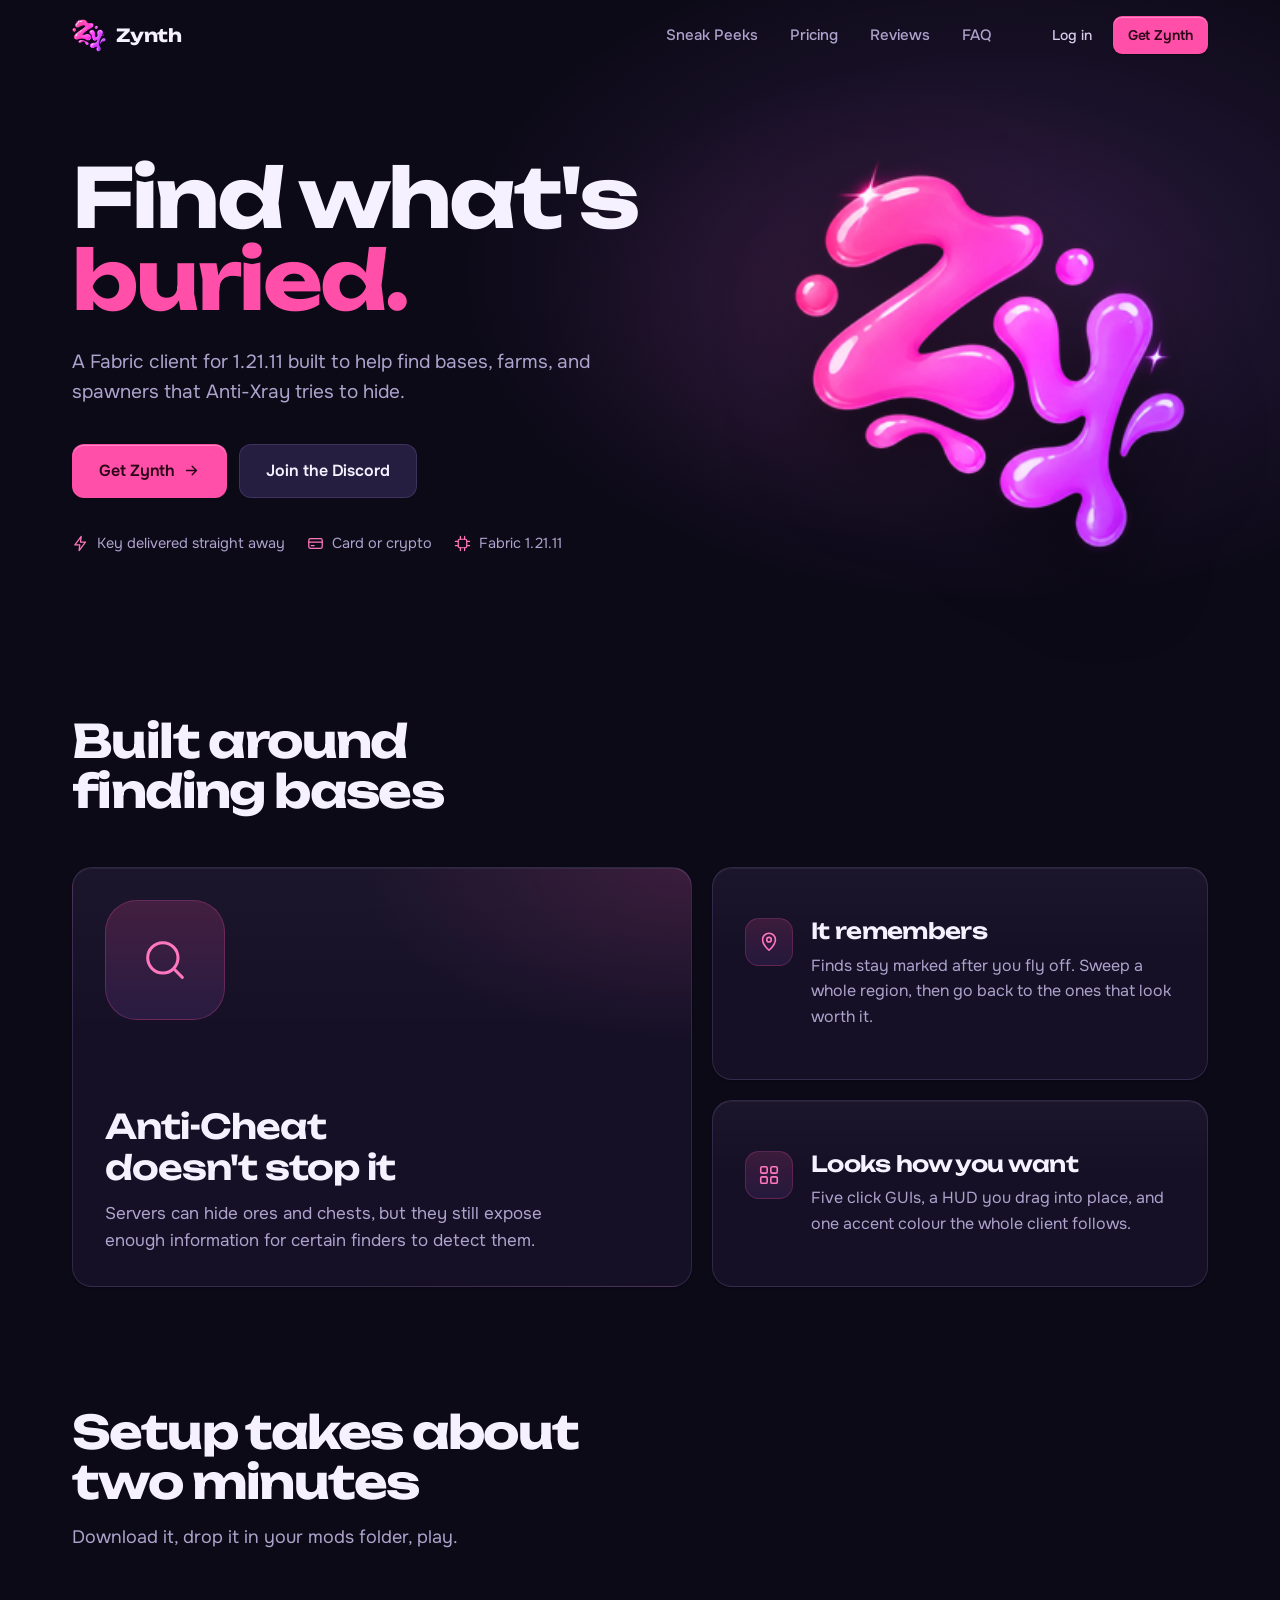
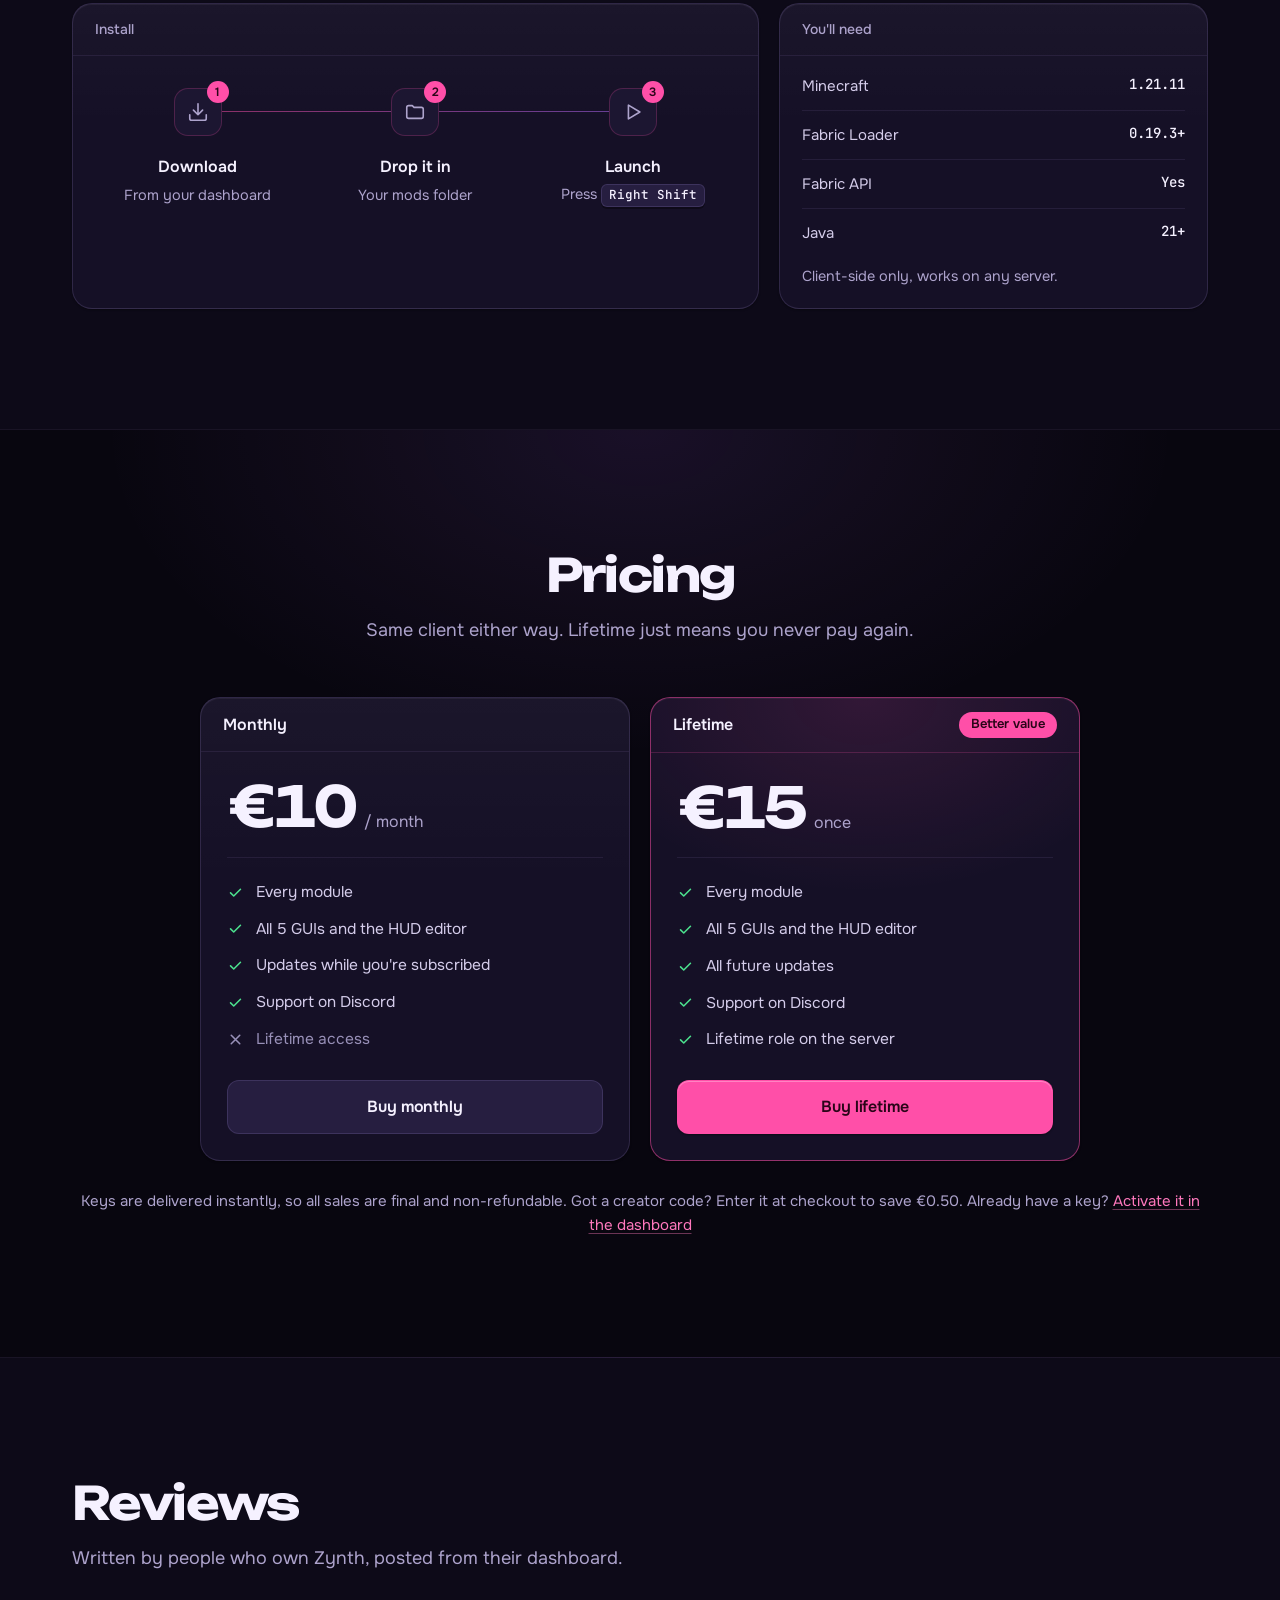
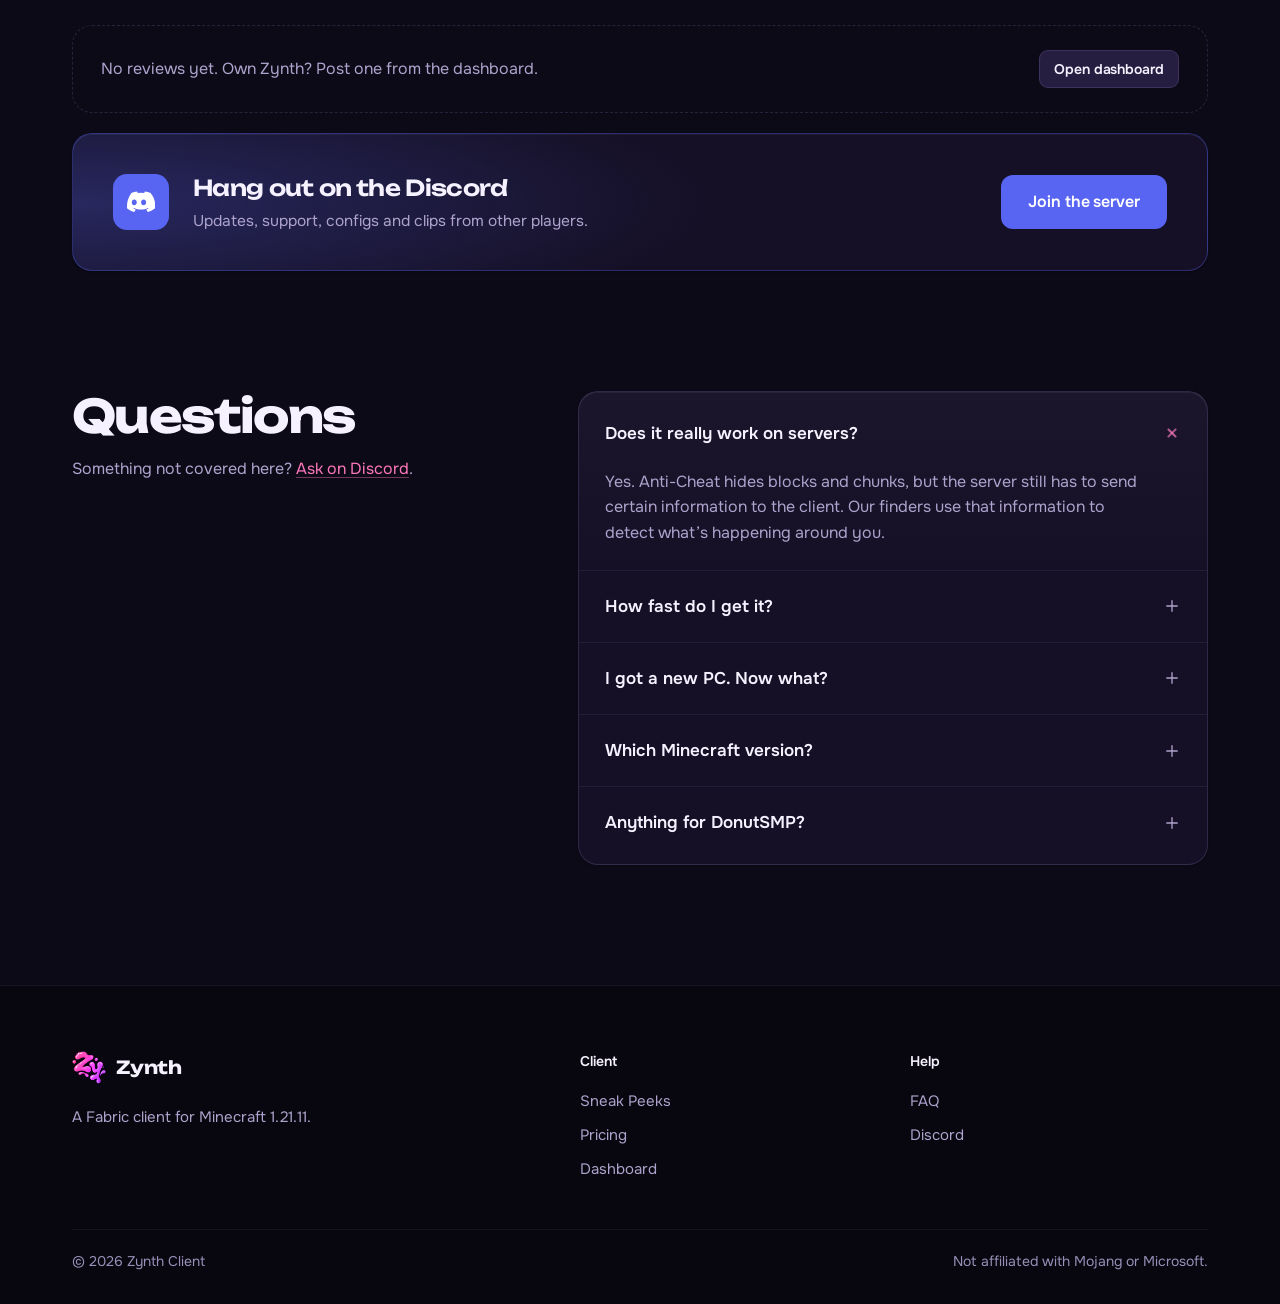
<file: index.html>
<!DOCTYPE html>
<html lang="en">
<head>
<meta charset="UTF-8">
<meta name="viewport" content="width=device-width, initial-scale=1.0, viewport-fit=cover">
<title>Zynth Client</title>
<meta name="description" content="A Fabric client for 1.21.11 built to help find bases, farms, and spawners that Anti-Xray tries to hide.">
<meta name="theme-color" content="#0D0A18">
<script>document.documentElement.classList.add('js');</script>
<link rel="icon" type="image/png" sizes="32x32" href="assets/favicon-32.png">
<link rel="apple-touch-icon" href="assets/apple-touch-icon.png">
<link rel="preconnect" href="https://fonts.googleapis.com">
<link rel="preconnect" href="https://fonts.gstatic.com" crossorigin>
<link rel="stylesheet" href="https://fonts.googleapis.com/css2?family=Unbounded:wght@600;700&family=Onest:wght@400;500;600&family=JetBrains+Mono:wght@400;500&display=swap">
<link rel="stylesheet" href="base.css">
<link rel="stylesheet" href="zynth.css">

<style>
  /* ---------- Hero ---------- */
  .hero { position: relative; padding: 156px 0 120px; overflow: hidden; }
  .hero::before { content: ""; position: absolute; inset: 0; pointer-events: none;
    background: radial-gradient(60% 70% at 78% 40%, rgba(182,107,255,.16), transparent 70%), radial-gradient(40% 50% at 70% 45%, rgba(255,79,168,.10), transparent 70%); }
  .hero-grid { position: relative; display: grid; grid-template-columns: minmax(0, 1.2fr) minmax(0, .8fr); gap: 48px; align-items: center; }
  .hero h1 { font-size: clamp(44px, 6.4vw, 84px); line-height: 1; margin-bottom: 26px; }
  .hero .lead { font-size: 19px; margin-bottom: 36px; max-width: 42ch; }
  .ctas { display: flex; gap: 12px; flex-wrap: wrap; }
  .trust { display: flex; flex-wrap: wrap; gap: 10px 22px; margin: 34px 0 0; padding: 0; list-style: none; font-size: 14.5px; color: var(--fg-3); }
  .trust li { display: inline-flex; align-items: center; gap: 8px; }
  .trust .pi { width: 17px; height: 17px; color: var(--pink-hi); }
  .hero-mark { justify-self: center; width: min(400px, 100%); }
  .hero-mark img { width: 100%; height: auto; filter: drop-shadow(0 30px 40px rgba(0,0,0,.55)); }

  /* Load: one short staggered settle, then everything is still */
  .js .hero .settle { animation: settle .7s var(--ease-out) both; animation-delay: calc(var(--i, 0) * 80ms + 60ms); }
  @keyframes settle { from { opacity: 0; transform: translateY(12px); filter: blur(6px); } }
  .js .hero-mark img { animation: mark-in 1s var(--ease-out) .1s both; }
  @keyframes mark-in { from { opacity: 0; transform: scale(.92) rotate(-4deg); filter: blur(8px) drop-shadow(0 30px 40px rgba(0,0,0,.55)); } }

  @media (max-width: 920px) {
    .hero { padding: 116px 0 80px; }
    .hero-grid { grid-template-columns: 1fr; gap: 32px; }
    .hero-mark { order: -1; justify-self: start; width: 112px; }
  }
  @media (max-width: 520px) { .ctas .btn { flex: 1 1 100%; } .hero .lead { font-size: 17px; } }

  /* ---------- Features: bento ---------- */
  .bento { display: grid; grid-template-columns: 1.25fr 1fr; grid-template-rows: auto auto; gap: 20px; }
  .bento .blk { padding: 32px; display: flex; flex-direction: column; gap: 14px; transition: border-color var(--t) ease; }
  .bento .blk:hover { border-color: var(--line-3); }
  .bento .big { grid-row: span 2; justify-content: space-between; min-height: 420px;
    background: radial-gradient(90% 70% at 100% 0%, rgba(255,79,168,.14), transparent 60%), linear-gradient(180deg, rgba(255,255,255,.025), transparent 40%), var(--surface); }
  .bento h3 { font-family: var(--display); font-weight: 600; font-size: 22px; letter-spacing: -.03em; line-height: 1.2; }
  .bento .big h3 { font-size: clamp(26px, 2.8vw, 34px); max-width: 14ch; }
  .bento p { color: var(--fg-3); max-width: 44ch; }
  .bento .blk:not(.big) { display: grid; grid-template-columns: 48px minmax(0, 1fr); column-gap: 18px; row-gap: 8px; align-content: center; }
  .bento .blk:not(.big) .slot { grid-row: span 2; }
  .bento .blk:not(.big) h3 { align-self: end; }
  .bento .big p { font-size: 17px; }
  .bento .art { width: 120px; height: 120px; display: grid; place-items: center; border-radius: 32px; color: var(--pink-hi);
    background: linear-gradient(180deg, rgba(255,79,168,.18), rgba(182,107,255,.12)); border: 1px solid rgba(255,79,168,.25); }
  .bento .art .pi { width: 52px; height: 52px; stroke-width: 1.4; }
  @media (max-width: 860px) { .bento { grid-template-columns: 1fr; } .bento .big { grid-row: auto; min-height: 0; gap: 28px; } }
  @media (max-width: 520px) { .bento .blk { padding: 24px; } .bento .art { width: 88px; height: 88px; border-radius: 24px; } .bento .art .pi { width: 40px; height: 40px; } }

  /* ---------- Setup ---------- */
  .setup { display: grid; grid-template-columns: minmax(0, 1.6fr) minmax(0, 1fr); gap: 20px; }
  .hotbar { position: relative; display: grid; grid-template-columns: repeat(3, 1fr); gap: 16px; padding: 32px 24px; list-style: none; margin: 0; counter-reset: step; }
  .hotbar::before { content: ""; position: absolute; top: 55px; left: calc(16.66% + 28px); right: calc(16.66% + 28px); height: 1px; background: linear-gradient(90deg, var(--pink-line), rgba(182,107,255,.5)); }
  .hotbar li { position: relative; display: grid; justify-items: center; text-align: center; gap: 4px; }
  .hotbar .slot { margin-bottom: 14px; background: var(--surface-2); position: relative; }
  .hotbar .slot::after { counter-increment: step; content: counter(step); position: absolute; top: -8px; right: -8px; width: 22px; height: 22px; border-radius: 50%; display: grid; place-items: center; font: 600 12px/1 var(--font); color: var(--pink-ink); background: var(--pink); }
  .hotbar b { color: var(--fg); font-weight: 600; font-size: 16px; }
  .hotbar span { color: var(--fg-3); font-size: 14.5px; }
  .req dl { display: grid; padding: 6px 22px 8px; }
  .req dl div { display: flex; justify-content: space-between; gap: 12px; padding: 12px 0; font-size: 15px; }
  .req dl div + div { border-top: 1px solid var(--line); }
  .req dt { color: var(--fg-2); }
  .req dd { font: 500 14px/1.5 var(--mono); color: var(--fg); }
  .req-note { padding: 0 22px 20px; color: var(--fg-3); font-size: 14.5px; }
  @media (max-width: 880px) { .setup { grid-template-columns: 1fr; } }
  @media (max-width: 560px) {
    .hotbar { grid-template-columns: 1fr; gap: 0; padding: 14px 22px; }
    .hotbar::before { display: none; }
    .hotbar li { grid-template-columns: 48px 1fr; justify-items: start; text-align: left; column-gap: 16px; padding: 12px 0; }
    .hotbar .slot { grid-row: span 2; margin: 0; }
  }

  /* ---------- Pricing ---------- */
  .pricing { background: radial-gradient(60% 50% at 50% 0%, rgba(182,107,255,.10), transparent 70%), var(--bg-sunk); border-block: 1px solid var(--line); }
  .plans { display: grid; grid-template-columns: 1fr 1fr; gap: 20px; max-width: 880px; margin: 0 auto; }
  .plan { display: flex; flex-direction: column; }
  .plan-body { padding: 26px; display: flex; flex-direction: column; flex: 1; }
  .plan .win-title { font-size: 16px; color: var(--fg); font-weight: 600; }
  .plan.best { border-color: var(--pink-line); background: radial-gradient(100% 60% at 50% 0%, rgba(255,79,168,.12), transparent 70%), var(--surface); }
  .plan.best .win-title { border-color: rgba(255,79,168,.2); }
  .price { display: flex; align-items: baseline; gap: 8px; margin-bottom: 22px; color: var(--fg); }
  .price .amt { font: 700 56px/1 var(--display); letter-spacing: -.05em; font-variant-numeric: tabular-nums; }
  .price .per { color: var(--fg-3); font-size: 16px; }
  .plan ul { list-style: none; padding: 22px 0 0; margin: 0 0 28px; display: grid; gap: 12px; border-top: 1px solid var(--line); }
  .plan li { display: flex; align-items: center; gap: 12px; font-size: 15.5px; color: var(--fg-2); }
  .plan li .pi { color: var(--ok); width: 17px; height: 17px; stroke-width: 2.2; }
  .plan li.no { color: var(--fg-4); }
  .plan li.no .pi { color: var(--fg-4); }
  .plan .btn { margin-top: auto; }
  .after { text-align: center; color: var(--fg-3); font-size: 15px; margin-top: 28px; }
  @media (max-width: 680px) { .plans { grid-template-columns: 1fr; } }

  /* ---------- Reviews ---------- */
  .reviews { columns: 3 300px; column-gap: 20px; }
  .review { break-inside: avoid; margin-bottom: 20px; padding: 24px; }
  .stars { display: flex; gap: 2px; color: var(--pink); margin-bottom: 14px; }
  .stars .pi { width: 17px; height: 17px; }
  .review p { color: var(--fg-2); overflow-wrap: anywhere; }
  .who { margin-top: 18px; display: flex; align-items: center; gap: 10px; font-size: 14px; color: var(--fg-3); min-width: 0; }
  .who img { width: 28px; height: 28px; border-radius: 50%; background: var(--surface-3); }
  .who span { overflow: hidden; text-overflow: ellipsis; white-space: nowrap; }
  .no-reviews { padding: 24px 28px; display: flex; align-items: center; justify-content: space-between; gap: 16px; flex-wrap: wrap; color: var(--fg-3); border-style: dashed; box-shadow: none; background: transparent; }
  .discord { margin-top: 20px; padding: 36px 40px; display: flex; align-items: center; gap: 24px; flex-wrap: wrap; border-color: rgba(88,101,242,.35);
    background: radial-gradient(80% 140% at 0% 50%, rgba(88,101,242,.28), transparent 70%), var(--surface); transition: border-color var(--t) ease; }
  .discord:hover { border-color: rgba(88,101,242,.6); }
  .discord .slot { width: 56px; height: 56px; color: #fff; background: var(--discord); border: 0; }
  .discord .slot svg { width: 28px; height: 28px; fill: currentColor; }
  .discord h3 { font-family: var(--display); font-weight: 600; font-size: 22px; letter-spacing: -.03em; margin-bottom: 4px; }
  .discord p { color: var(--fg-3); font-size: 15.5px; }
  .discord .btn { margin-left: auto; }
  @media (max-width: 600px) { .discord { padding: 26px 24px; } .discord .btn { margin-left: 0; width: 100%; } }

  /* ---------- FAQ ---------- */
  .split { display: grid; grid-template-columns: minmax(0, 5fr) minmax(0, 7fr); gap: 56px; align-items: start; }
  .split .sec-head { position: sticky; top: 108px; margin-bottom: 0; }
  @media (max-width: 880px) { .split { grid-template-columns: 1fr; gap: 32px; } .split .sec-head { position: static; } }
  .faq { padding: 6px 0; }
  .faq details + details { border-top: 1px solid var(--line); }
  .faq summary { list-style: none; cursor: pointer; padding: 22px 26px; display: flex; justify-content: space-between; align-items: center; gap: 20px; font-size: 17px; font-weight: 600; color: var(--fg); border-radius: var(--r); transition: color var(--t-fast) ease; }
  .faq summary:hover { color: #fff; }
  .faq summary:focus-visible { outline-offset: -3px; }
  .faq summary::-webkit-details-marker { display: none; }
  .faq summary .pi { width: 18px; height: 18px; color: var(--fg-3); transition: transform var(--t) var(--ease-out), color var(--t-fast) ease; }
  .faq details[open] summary .i-plus { transform: rotate(45deg); color: var(--pink-hi); }
  .faq .ans { padding: 0 64px 24px 26px; color: var(--fg-3); max-width: 70ch; display: grid; gap: 12px; }
  .faq details[open] .ans { animation: ans-in var(--t-slow) var(--ease-out); }
  @keyframes ans-in { from { opacity: 0; transform: translateY(-4px); } }
  .faq-aside { color: var(--fg-3); }
  @media (max-width: 520px) { .faq summary { padding: 18px 20px; font-size: 16px; } .faq .ans { padding: 0 20px 20px; } }
</style>
</head>
<body>

<nav class="top">
  <div class="wrap bar">
    <a class="brand" href="index.html" aria-label="Zynth home"><img src="assets/zynth-mark-64.png" alt="" width="34" height="34">Zynth</a>
    <div class="navlinks">
      <a href="sneak-peeks.html">Sneak Peeks</a>
      <a href="#pricing">Pricing</a>
      <a href="#reviews">Reviews</a>
      <a href="#faq">FAQ</a>
    </div>
    <div class="nav-right">
      <a href="dashboard.html" class="btn btn-quiet btn-sm hide-sm">Log in</a>
      <a href="#pricing" class="btn btn-primary btn-sm">Get Zynth</a>
      <button class="burger" type="button" aria-label="Open menu" aria-expanded="false" aria-controls="mobile-menu">
        <svg class="pi i-open" aria-hidden="true"><use href="assets/icons.svg#i-menu"/></svg>
        <svg class="pi i-close" aria-hidden="true"><use href="assets/icons.svg#i-x"/></svg>
      </button>
    </div>
  </div>
  <div class="mobile-menu" id="mobile-menu">
    <a href="sneak-peeks.html">Sneak Peeks<svg class="pi sm" aria-hidden="true"><use href="assets/icons.svg#i-chev-right"/></svg></a>
    <a href="#pricing">Pricing<svg class="pi sm" aria-hidden="true"><use href="assets/icons.svg#i-chev-right"/></svg></a>
    <a href="#reviews">Reviews<svg class="pi sm" aria-hidden="true"><use href="assets/icons.svg#i-chev-right"/></svg></a>
    <a href="#faq">FAQ<svg class="pi sm" aria-hidden="true"><use href="assets/icons.svg#i-chev-right"/></svg></a>
    <a href="dashboard.html">Log in<svg class="pi sm" aria-hidden="true"><use href="assets/icons.svg#i-chev-right"/></svg></a>
  </div>
</nav>

<main>
<!-- HERO -->
<header class="hero">
  <div class="wrap hero-grid">
    <div>
      <h1 class="settle">Find what's <span class="accent">buried.</span></h1>
      <p class="lead settle" style="--i:1">A Fabric client for 1.21.11 built to help find bases, farms, and spawners that Anti-Xray tries to hide.</p>
      <div class="ctas settle" style="--i:2">
        <a href="#pricing" class="btn btn-primary btn-lg">Get Zynth<svg class="pi" aria-hidden="true"><use href="assets/icons.svg#i-arrow"/></svg></a>
        <a href="https://discord.com/invite/Xa6BaUTgVs" class="btn btn-secondary btn-lg">Join the Discord</a>
      </div>
      <ul class="trust settle" style="--i:3">
        <li><svg class="pi" aria-hidden="true"><use href="assets/icons.svg#i-zap"/></svg>Key delivered straight away</li>
        <li><svg class="pi" aria-hidden="true"><use href="assets/icons.svg#i-card"/></svg>Card or crypto</li>
        <li><svg class="pi" aria-hidden="true"><use href="assets/icons.svg#i-cpu"/></svg>Fabric 1.21.11</li>
      </ul>
    </div>
    <div class="hero-mark"><img src="assets/zynth-mark-256.png" srcset="zynth-logo.png 2x" alt="" width="400" height="400"></div>
  </div>
</header>

<!-- FEATURES -->
<section id="features" class="section" style="padding-top:40px">
  <div class="wrap">
    <div class="sec-head"><h2 class="h2">Built around finding bases</h2></div>
    <div class="bento">
      <article class="blk big">
        <span class="art"><svg class="pi" aria-hidden="true"><use href="assets/icons.svg#i-search"/></svg></span>
        <div><h3>Anti-Cheat doesn't stop it</h3><p style="margin-top:12px">Servers can hide ores and chests, but they still expose enough information for certain finders to detect them.</p></div>
      </article>
      <article class="blk">
        <span class="slot"><svg class="pi" aria-hidden="true"><use href="assets/icons.svg#i-pin"/></svg></span>
        <h3>It remembers</h3><p>Finds stay marked after you fly off. Sweep a whole region, then go back to the ones that look worth it.</p>
      </article>
      <article class="blk">
        <span class="slot"><svg class="pi" aria-hidden="true"><use href="assets/icons.svg#i-grid"/></svg></span>
        <h3>Looks how you want</h3><p>Five click GUIs, a HUD you drag into place, and one accent colour the whole client follows.</p>
      </article>
    </div>
  </div>
</section>

<!-- SETUP -->
<section class="section" style="padding-top:0">
  <div class="wrap">
    <div class="sec-head">
      <h2 class="h2">Setup takes about two minutes</h2>
      <p class="lead">Download it, drop it in your mods folder, play.</p>
    </div>
    <div class="setup">
      <div class="blk win">
        <div class="win-title"><span>Install</span></div>
        <ol class="hotbar">
          <li><span class="slot"><svg class="pi" aria-hidden="true"><use href="assets/icons.svg#i-download"/></svg></span><b>Download</b><span>From your dashboard</span></li>
          <li><span class="slot"><svg class="pi" aria-hidden="true"><use href="assets/icons.svg#i-folder"/></svg></span><b>Drop it in</b><span>Your mods folder</span></li>
          <li><span class="slot"><svg class="pi" aria-hidden="true"><use href="assets/icons.svg#i-play"/></svg></span><b>Launch</b><span>Press <kbd>Right Shift</kbd></span></li>
        </ol>
      </div>
      <div class="blk win req">
        <div class="win-title"><span>You'll need</span></div>
        <dl>
          <div><dt>Minecraft</dt><dd>1.21.11</dd></div>
          <div><dt>Fabric Loader</dt><dd>0.19.3+</dd></div>
          <div><dt>Fabric API</dt><dd>Yes</dd></div>
          <div><dt>Java</dt><dd>21+</dd></div>
        </dl>
        <p class="req-note">Client-side only, works on any server.</p>
      </div>
    </div>
  </div>
</section>

<!-- PRICING -->
<section id="pricing" class="section pricing">
  <div class="wrap">
    <div class="sec-head center">
      <h2 class="h2">Pricing</h2>
      <p class="lead">Same client either way. Lifetime just means you never pay again.</p>
    </div>
    <div class="plans">
      <div class="blk win plan">
        <div class="win-title"><span>Monthly</span></div>
        <div class="plan-body">
          <div class="price"><span class="amt">€10</span><span class="per">/ month</span></div>
          <ul>
            <li><svg class="pi" aria-hidden="true"><use href="assets/icons.svg#i-check"/></svg>Every module</li>
            <li><svg class="pi" aria-hidden="true"><use href="assets/icons.svg#i-check"/></svg>All 5 GUIs and the HUD editor</li>
            <li><svg class="pi" aria-hidden="true"><use href="assets/icons.svg#i-check"/></svg>Updates while you're subscribed</li>
            <li><svg class="pi" aria-hidden="true"><use href="assets/icons.svg#i-check"/></svg>Support on Discord</li>
            <li class="no"><svg class="pi" aria-hidden="true"><use href="assets/icons.svg#i-x"/></svg>Lifetime access</li>
          </ul>
          <a href="checkout.html?product=monthly" class="btn btn-secondary btn-lg btn-block">Buy monthly</a>
        </div>
      </div>
      <div class="blk win plan best">
        <div class="win-title"><span>Lifetime</span><span class="tag pink">Better value</span></div>
        <div class="plan-body">
          <div class="price"><span class="amt">€15</span><span class="per">once</span></div>
          <ul>
            <li><svg class="pi" aria-hidden="true"><use href="assets/icons.svg#i-check"/></svg>Every module</li>
            <li><svg class="pi" aria-hidden="true"><use href="assets/icons.svg#i-check"/></svg>All 5 GUIs and the HUD editor</li>
            <li><svg class="pi" aria-hidden="true"><use href="assets/icons.svg#i-check"/></svg>All future updates</li>
            <li><svg class="pi" aria-hidden="true"><use href="assets/icons.svg#i-check"/></svg>Support on Discord</li>
            <li><svg class="pi" aria-hidden="true"><use href="assets/icons.svg#i-check"/></svg>Lifetime role on the server</li>
          </ul>
          <a href="checkout.html?product=lifetime" class="btn btn-primary btn-lg btn-block">Buy lifetime</a>
        </div>
      </div>
    </div>
    <p class="after">Keys are delivered instantly, so all sales are final and non-refundable. Got a creator code? Enter it at checkout to save €0.50. Already have a key? <a class="link" href="dashboard.html">Activate it in the dashboard</a></p>
  </div>
</section>

<!-- REVIEWS: loaded from the dashboard API -->
<section id="reviews" class="section">
  <div class="wrap">
    <div class="sec-head"><h2 class="h2">Reviews</h2><p class="lead">Written by people who own Zynth, posted from their dashboard.</p></div>
    <div class="reviews" id="review-list" hidden></div>
    <div class="blk no-reviews" id="no-reviews"><span>No reviews yet. Own Zynth? Post one from the dashboard.</span><a class="btn btn-secondary btn-sm" href="dashboard.html">Open dashboard</a></div>
    <a class="blk discord" href="https://discord.com/invite/Xa6BaUTgVs">
      <span class="slot"><svg viewBox="0 0 71 55" aria-hidden="true"><path d="M60.1 4.9A58.5 58.5 0 0 0 45.5.8a.2.2 0 0 0-.2.1c-.6 1.1-1.3 2.6-1.8 3.7a54.1 54.1 0 0 0-16.2 0 38 38 0 0 0-1.8-3.7.2.2 0 0 0-.2-.1A58.3 58.3 0 0 0 10.8 4.9a.2.2 0 0 0-.1.1C1.6 18.1-.9 31 .3 43.7v.1a58.8 58.8 0 0 0 17.9 9 .2.2 0 0 0 .2-.1c1.4-1.9 2.6-3.9 3.7-5.9a.2.2 0 0 0-.1-.3 38.7 38.7 0 0 1-5.5-2.6.2.2 0 0 1 0-.4l1.1-.9a.2.2 0 0 1 .2 0c11.5 5.3 24 5.3 35.4 0a.2.2 0 0 1 .2 0l1.1.9a.2.2 0 0 1 0 .4 36 36 0 0 1-5.5 2.6.2.2 0 0 0-.1.3 42.6 42.6 0 0 0 3.7 5.9.2.2 0 0 0 .2.1 58.6 58.6 0 0 0 17.9-9v-.1C73 29.1 69.7 16.3 60.2 5zm-41.7 30.8c-3.5 0-6.4-3.2-6.4-7.2s2.8-7.2 6.4-7.2c3.6 0 6.4 3.2 6.4 7.2 0 4-2.8 7.2-6.4 7.2zm23.7 0c-3.5 0-6.4-3.2-6.4-7.2s2.8-7.2 6.4-7.2c3.6 0 6.4 3.2 6.4 7.2 0 4-2.8 7.2-6.4 7.2z"/></svg></span>
      <div><h3>Hang out on the Discord</h3><p>Updates, support, configs and clips from other players.</p></div>
      <span class="btn btn-discord btn-lg">Join the server</span>
    </a>
  </div>
</section>

<!-- FAQ -->
<section id="faq" class="section" style="padding-top:0">
  <div class="wrap split">
    <div class="sec-head">
      <h2 class="h2">Questions</h2>
      <p class="faq-aside">Something not covered here? <a class="link" href="https://discord.com/invite/Xa6BaUTgVs">Ask on Discord</a>.</p>
    </div>
    <div class="blk faq">
      <details open>
        <summary>Does it really work on servers?<svg class="pi i-plus" aria-hidden="true"><use href="assets/icons.svg#i-plus"/></svg></summary>
        <div class="ans"><p>Yes. Anti-Cheat hides blocks and chunks, but the server still has to send certain information to the client. Our finders use that information to detect what’s happening around you.</p></div>
      </details>
      <details>
        <summary>How fast do I get it?<svg class="pi i-plus" aria-hidden="true"><use href="assets/icons.svg#i-plus"/></svg></summary>
        <div class="ans"><p>Straight away. Your key comes as soon as the payment clears, and you download from the dashboard.</p></div>
      </details>
      <details>
        <summary>I got a new PC. Now what?<svg class="pi i-plus" aria-hidden="true"><use href="assets/icons.svg#i-plus"/></svg></summary>
        <div class="ans"><p>Reset your HWID directly in the dashboard! You get two resets per month, and they refill on the 1st of every month.</p><p>If you ever have an emergency or need some extra help, feel free to open a support ticket! Our AI assistant and staff are always here to help you out.</p></div>
      </details>
      <details>
        <summary>Which Minecraft version?<svg class="pi i-plus" aria-hidden="true"><use href="assets/icons.svg#i-plus"/></svg></summary>
        <div class="ans"><p>Java 1.21.11 on Fabric Loader 0.19.3 or newer, with Fabric API and Java 21. More versions are coming soon!</p></div>
      </details>
      <details>
        <summary>Anything for DonutSMP?<svg class="pi i-plus" aria-hidden="true"><use href="assets/icons.svg#i-plus"/></svg></summary>
        <div class="ans"><p>Made specifically for DonutSMP. Check the Modules tab to see everything included.</p></div>
      </details>
    </div>
  </div>
</section>
</main>

<footer class="site">
  <div class="wrap">
    <div class="foot">
      <div>
        <a class="brand" href="index.html"><img src="assets/zynth-mark-64.png" alt="" width="34" height="34">Zynth</a>
        <p>A Fabric client for Minecraft 1.21.11.</p>
      </div>
      <div>
        <h3>Client</h3>
        <ul><li><a href="sneak-peeks.html">Sneak Peeks</a></li><li><a href="#pricing">Pricing</a></li><li><a href="dashboard.html">Dashboard</a></li></ul>
      </div>
      <div>
        <h3>Help</h3>
        <ul><li><a href="#faq">FAQ</a></li><li><a href="https://discord.com/invite/Xa6BaUTgVs">Discord</a></li></ul>
      </div>
    </div>
    <div class="legal">
      <span>© 2026 Zynth Client</span>
      <span>Not affiliated with Mojang or Microsoft.</span>
    </div>
  </div>
</footer>

<script src="zynth.js"></script>
<script>
  // Reviews come from the same API the dashboard uses
  (function () {
    var API_URL = window.ZYNTH_API_URL;
    var STAR = '<svg class="pi" aria-hidden="true"><use href="assets/icons.svg#i-star8"/></svg>';
    function esc(s) { return (s || '').replace(/[&<>"']/g, function (c) { return { '&': '&amp;', '<': '&lt;', '>': '&gt;', '"': '&quot;', "'": '&#39;' }[c]; }); }
    fetch(API_URL + '/reviews').then(function (r) { return r.json(); }).then(function (data) {
      var reviews = (data.reviews || []).filter(function (r) { return r.stars >= 4 && r.text; }).slice(0, 6);
      if (!reviews.length) return;
      var list = document.getElementById('review-list');
      list.innerHTML = reviews.map(function (r) {
        var avatar = (r.discord_id && r.avatar) ? 'https://cdn.discordapp.com/avatars/' + r.discord_id + '/' + r.avatar + '.png?size=64' : 'https://cdn.discordapp.com/embed/avatars/0.png';
        return '<figure class="blk review"><div class="stars" role="img" aria-label="' + r.stars + ' out of 5 stars">' + STAR.repeat(r.stars) + '</div><blockquote style="margin:0"><p>' + esc(r.text) + '</p></blockquote>' +
          '<figcaption class="who"><img src="' + avatar + '" alt="" loading="lazy" width="28" height="28"><span>' + esc(r.username || 'Anonymous') + '</span></figcaption></figure>';
      }).join('');
      list.hidden = false;
      document.getElementById('no-reviews').hidden = true;
    }).catch(function () {});
  })();
</script>
</body>
</html>
</file>
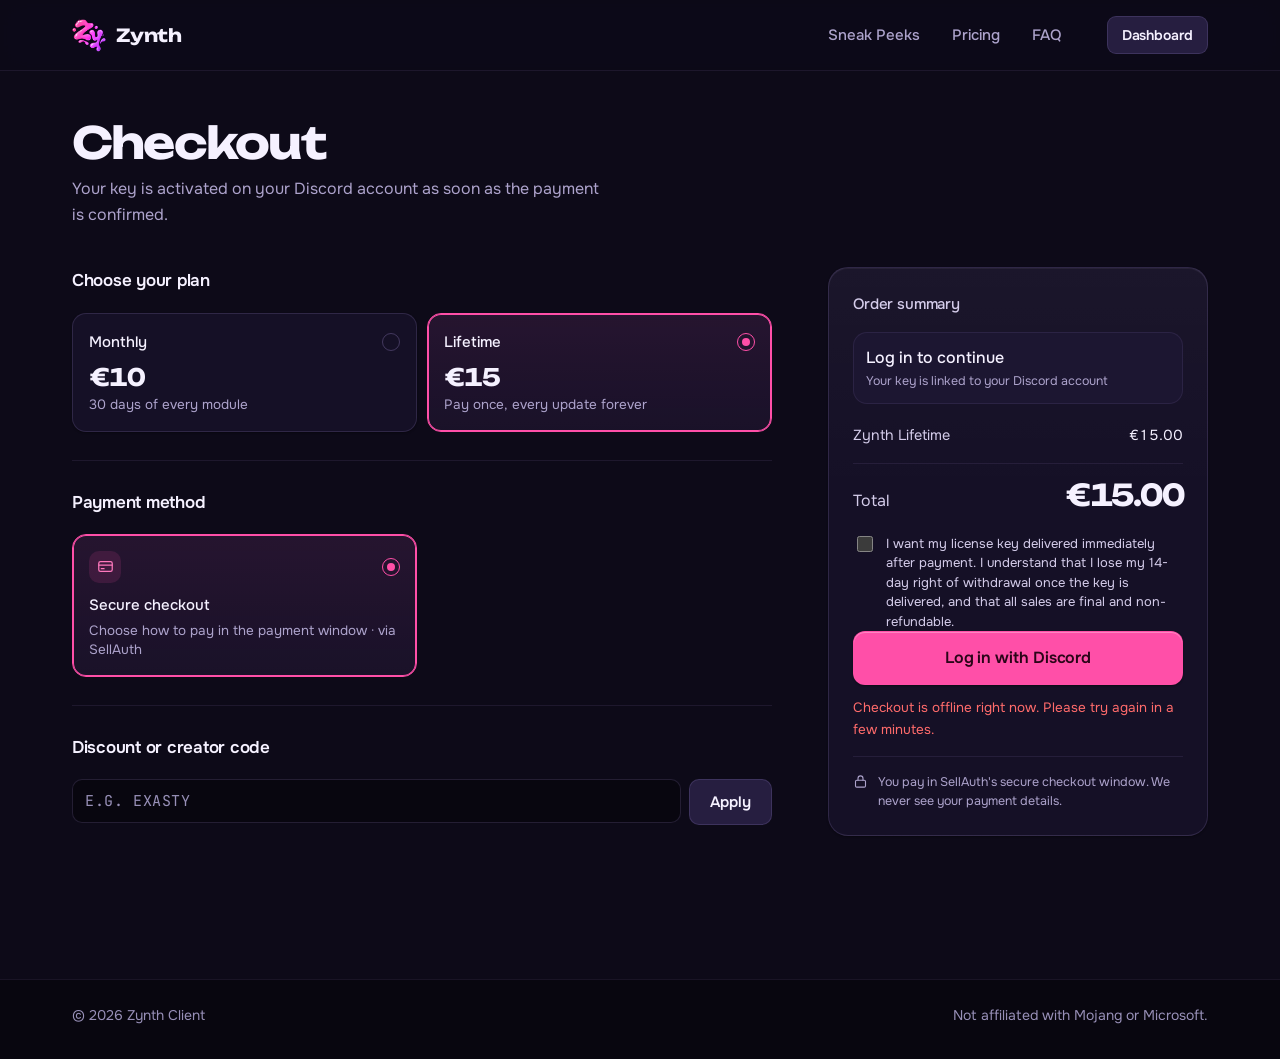
<file: checkout.html>
<!DOCTYPE html>
<html lang="en">
<head>
<meta charset="UTF-8">
<meta name="viewport" content="width=device-width, initial-scale=1.0, viewport-fit=cover">
<title>Checkout · Zynth Client</title>
<meta name="theme-color" content="#0D0A18">
<meta name="robots" content="noindex">
<link rel="icon" type="image/png" sizes="32x32" href="assets/favicon-32.png">
<link rel="apple-touch-icon" href="assets/apple-touch-icon.png">
<link rel="preconnect" href="https://fonts.googleapis.com">
<link rel="preconnect" href="https://fonts.gstatic.com" crossorigin>
<link rel="stylesheet" href="https://fonts.googleapis.com/css2?family=Unbounded:wght@600;700&family=Onest:wght@400;500;600&family=JetBrains+Mono:wght@400;500&display=swap">
<link rel="stylesheet" href="base.css">
<link rel="stylesheet" href="zynth.css">

<style>
  .page { padding: 120px 0 96px; }
  .page h1 { font-size: clamp(32px, 4vw, 44px); line-height: 1.05; letter-spacing: -.04em; margin-bottom: 10px; }
  .page .lead { margin-bottom: 40px; font-size: 16px; }

  .layout { display: grid; grid-template-columns: minmax(0, 1fr) 380px; gap: 56px; align-items: start; }
  @media (max-width: 920px) { .layout { grid-template-columns: 1fr; gap: 32px; } }

  /* Form steps: separated by rules, not boxed */
  .step { padding: 28px 0; margin: 0; min-width: 0; border: 0; border-top: 1px solid var(--line); }
  .step:first-child { border-top: 0; padding-top: 0; }
  .step-head { display: flex; align-items: baseline; gap: 12px; margin-bottom: 18px; }
  .step-num { font: 500 12px/1 var(--mono); color: var(--fg-4); }
  .step-head h2 { font-size: 17px; letter-spacing: -.015em; }
  .cur-switch { margin-left: auto; display: inline-flex; padding: 3px; gap: 2px; border-radius: 999px; background: var(--surface); border: 1px solid var(--line-2); }
  .cur-switch[hidden] { display: none; }
  .cur-switch button { height: 28px; padding: 0 12px; border: 0; border-radius: 999px; background: transparent; color: var(--fg-3); font: 500 13px var(--font); cursor: pointer; transition: background-color var(--t-fast) ease, color var(--t-fast) ease; }
  .cur-switch button:hover { color: var(--fg); }
  .cur-switch button[aria-checked="true"] { background: var(--pink); color: #fff; }
  .cur-switch button:focus-visible { outline: 2px solid var(--pink); outline-offset: 2px; }

  .options { display: grid; grid-template-columns: 1fr 1fr; gap: 10px; }
  @media (max-width: 520px) { .options { grid-template-columns: 1fr; } }
  .opt { position: relative; display: block; cursor: pointer; }
  .opt input { position: absolute; opacity: 0; pointer-events: none; }
  .opt-box { display: flex; flex-direction: column; gap: 4px; height: 100%; padding: 16px; border-radius: var(--r); background: var(--surface); border: 1px solid var(--line-2); box-shadow: var(--shadow-1);
    transition: border-color var(--t-fast) ease, background-color var(--t-fast) ease, transform var(--t-fast) var(--ease-out); }
  .opt:active .opt-box { transform: scale(.985); }
  @media (hover: hover) { .opt:hover .opt-box { border-color: var(--line-3); } }
  .opt input:checked + .opt-box { border-color: var(--pink); background: linear-gradient(180deg, rgba(255,79,168,.07), rgba(255,79,168,.02)), var(--surface); box-shadow: 0 0 0 1px var(--pink) inset; }
  .opt input:focus-visible + .opt-box { outline: 2px solid var(--pink); outline-offset: 2px; }
  .opt input:disabled + .opt-box { opacity: .45; cursor: not-allowed; }
  .opt-top { display: flex; justify-content: space-between; align-items: center; gap: 10px; margin-bottom: 6px; }
  .opt-name { font-weight: 500; font-size: 15px; color: var(--fg); }
  .opt-price { font-family: var(--display); font-size: 24px; line-height: 1.15; font-weight: 700; letter-spacing: -.05em; color: var(--fg); font-variant-numeric: tabular-nums; }
  .opt-sub { color: var(--fg-3); font-size: 13.5px; line-height: 1.45; }
  .opt-icon { width: 32px; height: 32px; border-radius: var(--r-sm); display: grid; place-items: center; background: var(--surface-3); color: var(--fg-2); transition: background-color var(--t-fast) ease, color var(--t-fast) ease; }
  .opt input:checked + .opt-box .opt-icon { background: var(--pink-soft); color: var(--pink-hi); }
  .opt-icon .i { width: 17px; height: 17px; }
  .radio { width: 18px; height: 18px; border-radius: 50%; border: 1.5px solid var(--line-3); flex-shrink: 0; display: grid; place-items: center; transition: border-color var(--t-fast) ease; }
  .radio::after { content: ""; width: 8px; height: 8px; border-radius: 50%; background: var(--pink); transform: scale(0); transition: transform var(--t) var(--ease-out); }
  .opt input:checked + .opt-box .radio { border-color: var(--pink); }
  .opt input:checked + .opt-box .radio::after { transform: scale(1); }

  .field { display: grid; gap: 6px; margin-top: 16px; }
  .field label { font-size: 13.5px; color: var(--fg-2); font-weight: 500; }
  .input { width: 100%; height: 44px; font: 400 15px var(--font); color: var(--fg); background: var(--bg-sunk); border: 1px solid var(--line-2); border-radius: var(--r-sm); padding: 0 12px; transition: border-color var(--t-fast) ease, box-shadow var(--t-fast) ease; }
  .input:hover { border-color: var(--line-3); }
  .input:focus { border-color: var(--pink); box-shadow: 0 0 0 3px rgba(255,79,168,.18); }
  select.input { appearance: none; cursor: pointer; padding-right: 36px; background-image: url("data:image/svg+xml,%3Csvg xmlns='http://www.w3.org/2000/svg' viewBox='0 0 16 16'%3E%3Cpath d='M4 6l4 4 4-4' fill='none' stroke='%23928E9C' stroke-width='1.6' stroke-linecap='round'/%3E%3C/svg%3E"); background-repeat: no-repeat; background-position: right 12px center; background-size: 14px; }
  select.input option { background: var(--surface-2); }
  @keyframes fields-in { from { opacity: 0; transform: translateY(-4px); } }
  .note { font-size: 13px; color: var(--fg-3); margin-top: 10px; }

  .code-row { display: flex; gap: 8px; }
  .code-row .input { font-family: var(--mono); text-transform: uppercase; letter-spacing: .04em; }
  .code-row .btn { flex-shrink: 0; }
  .code-msg { font-size: 13.5px; margin-top: 10px; min-height: 20px; }
  .code-msg.ok { color: var(--ok); }
  .code-msg.err { color: var(--err); }
  .code-chip { display: inline-flex; align-items: center; gap: 6px; height: 32px; padding: 0 4px 0 12px; border-radius: var(--r-sm); background: var(--pink-soft); color: var(--pink-hi); font: 500 13px var(--mono); }
  .code-chip button { width: 24px; height: 24px; display: grid; place-items: center; background: none; border: 0; color: inherit; cursor: pointer; font-size: 16px; line-height: 1; border-radius: 5px; transition: background-color var(--t-fast) ease; }
  .code-chip button:hover { background: rgba(255,79,168,.18); }

  .summary { padding: 24px; position: sticky; top: 88px; }
  .summary h2 { font-size: 15px; font-weight: 500; color: var(--fg-2); margin-bottom: 16px; }
  .account { display: flex; align-items: center; gap: 12px; padding: 12px; border-radius: var(--r); background: var(--surface-2); border: 1px solid var(--line); margin-bottom: 20px; min-width: 0; }
  .account img { width: 34px; height: 34px; border-radius: 50%; background: var(--surface-3); flex-shrink: 0; }
  .account > div { min-width: 0; }
  .account .who { font-weight: 500; color: var(--fg); overflow: hidden; text-overflow: ellipsis; white-space: nowrap; }
  .account .sub { font-size: 12.5px; color: var(--fg-3); }
  .account .switch { margin-left: auto; height: 30px; padding: 0 10px; font-size: 13px; color: var(--fg-2); background: transparent; border: 1px solid var(--line-2); border-radius: var(--r-xs); cursor: pointer; flex-shrink: 0; transition: background-color var(--t-fast) ease, color var(--t-fast) ease; }
  .account .switch:hover { color: var(--fg); background: var(--surface-3); }
  .lines { display: grid; gap: 10px; padding-bottom: 16px; border-bottom: 1px solid var(--line); }
  .line { display: flex; justify-content: space-between; gap: 12px; font-size: 14.5px; color: var(--fg-2); }
  .line > span:last-child { font-variant-numeric: tabular-nums; color: var(--fg); }
  .line .neg { color: var(--ok) !important; }
  .total { display: flex; justify-content: space-between; align-items: baseline; margin: 16px 0 20px; }
  .total span { color: var(--fg-2); }
  .total b { font-family: var(--display); font-size: 30px; line-height: 1; font-weight: 700; letter-spacing: -.05em; color: var(--fg); font-variant-numeric: tabular-nums; }
  .error { color: var(--err); font-size: 13.5px; margin-top: 12px; }
  .error:empty { display: none; }
  .consent { display: flex; gap: 10px; align-items: flex-start; margin-top: 16px; font-size: 13px; line-height: 1.5; color: var(--fg-2); cursor: pointer; }
  .consent input { width: 16px; height: 16px; margin-top: 2px; flex-shrink: 0; accent-color: var(--pink); cursor: pointer; }
  .trust { display: flex; gap: 10px; align-items: flex-start; font-size: 12.5px; line-height: 1.5; color: var(--fg-3); margin-top: 16px; padding-top: 16px; border-top: 1px solid var(--line); }
  .trust .i { width: 15px; height: 15px; margin-top: 1px; }

  /* Order status (returning from the payment page) */
  .status-card { max-width: 560px; margin: 24px auto 0; padding: 40px 32px; text-align: center; }
  .status-icon { width: 52px; height: 52px; border-radius: 14px; margin: 0 auto 20px; display: grid; place-items: center; }
  .status-icon svg { width: 24px; height: 24px; }
  .status-icon.ok { background: var(--ok-soft); color: var(--ok); }
  .status-icon.wait { background: var(--pink-soft); color: var(--pink-hi); }
  .status-icon.bad { background: var(--err-soft); color: var(--err); }
  .status-card h2 { font-size: 26px; letter-spacing: -.03em; margin-bottom: 8px; }
  .status-card p { color: var(--fg-3); margin: 0 auto 24px; max-width: 46ch; }
  .spinner { width: 22px; height: 22px; border-radius: 50%; border: 2px solid rgba(255,79,168,.25); border-top-color: var(--pink); animation: spin .7s linear infinite; }
  @keyframes spin { to { transform: rotate(360deg); } }
  .keybox { display: flex; align-items: center; gap: 10px; justify-content: space-between; padding: 8px 8px 8px 16px; border-radius: var(--r); background: var(--bg-sunk); border: 1px solid var(--line-2); margin: 0 auto 20px; max-width: 460px; text-align: left; }
  .keybox code { font: 500 14px var(--mono); color: var(--fg); letter-spacing: .03em; word-break: break-all; }
  .receipt { display: grid; gap: 8px; max-width: 360px; margin: 0 auto 28px; padding: 16px; text-align: left; font-size: 14px; border-radius: var(--r); border: 1px solid var(--line); }
  .receipt div { display: flex; justify-content: space-between; gap: 12px; color: var(--fg); font-variant-numeric: tabular-nums; }
  .receipt span { color: var(--fg-3); }
  .row-center { display: flex; gap: 10px; justify-content: center; flex-wrap: wrap; }
  #status-card > * { animation: fields-in var(--t-slow) var(--ease-out) both; }
</style>
</head>
<body>

<nav class="top solid">
  <div class="wrap bar">
    <a class="brand" href="index.html" aria-label="Zynth home"><img src="assets/zynth-mark-64.png" alt="" width="34" height="34">Zynth</a>
    <div class="navlinks">
      <a href="sneak-peeks.html">Sneak Peeks</a>
      <a href="index.html#pricing">Pricing</a>
      <a href="index.html#faq">FAQ</a>
    </div>
    <div class="nav-right">
      <a href="dashboard.html" class="btn btn-secondary btn-sm">Dashboard</a>
      <button class="burger" type="button" aria-label="Open menu" aria-expanded="false" aria-controls="mobile-menu">
        <svg class="pi i-open" aria-hidden="true"><use href="assets/icons.svg#i-menu"/></svg>
        <svg class="pi i-close" aria-hidden="true"><use href="assets/icons.svg#i-x"/></svg>
      </button>
    </div>
  </div>
  <div class="mobile-menu" id="mobile-menu">
    <a href="index.html">Home</a><a href="sneak-peeks.html">Sneak Peeks</a><a href="index.html#pricing">Pricing</a><a href="index.html#faq">FAQ</a>
  </div>
</nav>

<main class="page">
  <div class="wrap">

    <!-- ── STATUS VIEW (after paying) ── -->
    <section id="status-view" hidden>
      <div class="blk status-card" id="status-card" aria-live="polite"></div>
    </section>

    <!-- ── CHECKOUT FORM ── -->
    <section id="form-view">
      <h1>Checkout</h1>
      <p class="lead">Your key is activated on your Discord account as soon as the payment is confirmed.</p>

      <div class="layout">
        <div>
          <fieldset class="step">
            <div class="step-head"><h2>Choose your plan</h2>
              <div class="cur-switch" id="cur-switch" role="radiogroup" aria-label="Currency" hidden>
                <button type="button" role="radio" data-cur="eur" aria-checked="true">€ EUR</button>
                <button type="button" role="radio" data-cur="usd" aria-checked="false">$ USD</button>
              </div>
            </div>
            <div class="options" id="products">
              <label class="opt">
                <input type="radio" name="product" value="monthly">
                <span class="opt-box">
                  <span class="opt-top"><span class="opt-name">Monthly</span><span class="radio"></span></span>
                  <span class="opt-price" data-price="monthly">€10</span>
                  <span class="opt-sub">30 days of every module</span>
                </span>
              </label>
              <label class="opt">
                <input type="radio" name="product" value="lifetime" checked>
                <span class="opt-box">
                  <span class="opt-top"><span class="opt-name">Lifetime</span><span class="radio"></span></span>
                  <span class="opt-price" data-price="lifetime">€15</span>
                  <span class="opt-sub">Pay once, every update forever</span>
                </span>
              </label>
            </div>
          </fieldset>

          <fieldset class="step">
            <div class="step-head"><h2>Payment method</h2></div>
            <div class="options">
              <label class="opt">
                <input type="radio" name="method" value="sellauth" checked>
                <span class="opt-box">
                  <span class="opt-top">
                    <span class="opt-icon"><svg class="i" viewBox="0 0 24 24"><rect x="2.5" y="5" width="19" height="14" rx="2.5"/><path d="M2.5 10h19M6 15h4"/></svg></span>
                    <span class="radio"></span>
                  </span>
                  <span class="opt-name">Secure checkout</span>
                  <span class="opt-sub" id="sellauth-sub">Choose how to pay in the payment window · via SellAuth</span>
                </span>
              </label>
            </div>
          </fieldset>

          <fieldset class="step">
            <div class="step-head"><h2>Discount or creator code</h2></div>
            <div id="code-entry">
              <div class="code-row">
                <input class="input" id="code" type="text" placeholder="e.g. EXASTY" maxlength="24" autocomplete="off" spellcheck="false" aria-label="Discount code">
                <button class="btn btn-secondary" id="apply-code" type="button">Apply</button>
              </div>
            </div>
            <div id="code-applied" hidden></div>
            <div class="code-msg" id="code-msg" aria-live="polite"></div>
          </fieldset>
        </div>

        <aside class="blk summary" aria-label="Order summary">
          <h2>Order summary</h2>
          <div id="account"></div>
          <div class="lines">
            <div class="line"><span id="sum-product">Zynth Lifetime</span><span id="sum-base">€15.00</span></div>
            <div class="line" id="sum-discount-row" hidden><span id="sum-discount-label">Code</span><span class="neg" id="sum-discount">−€0.00</span></div>
            <div class="line" id="sum-fee-row" hidden><span>Processing fee</span><span id="sum-fee">€0.00</span></div>
          </div>
          <div class="total"><span>Total</span><b id="sum-total">€15.00</b></div>
          <label class="consent"><input type="checkbox" id="final-sale"><span id="final-sale-text">I want my license key delivered immediately after payment. I understand that I lose my 14-day right of withdrawal once the key is delivered, and that all sales are final and non-refundable.</span></label>
          <button class="btn btn-primary btn-lg btn-block pay" id="pay" type="button">Continue to payment</button>
          <div class="error" id="pay-error" role="alert"></div>
          <div class="trust">
            <svg class="i" viewBox="0 0 24 24"><rect x="4" y="10" width="16" height="11" rx="2"/><path d="M8 10V7a4 4 0 0 1 8 0v3"/></svg>
            <span>You pay in SellAuth's secure checkout window. We never see your payment details.</span>
          </div>
        </aside>
      </div>
    </section>
  </div>
</main>

<footer class="site" style="padding-top:24px">
  <div class="wrap">
    <div class="legal" style="margin-top:0;padding-top:0;border:0">
      <span>© 2026 Zynth Client</span>
      <span>Not affiliated with Mojang or Microsoft.</span>
    </div>
  </div>
</footer>

<!-- SellAuth checkout embed v3.2.0, served from here (sha384 matches SellAuth's published hash for this release) -->
<script src="assets/sellauth-embed-v3.2.0.min.js"></script>
<script src="zynth.js"></script>
<script>
(function () {
  const API = window.ZYNTH_API_URL;
  const CLIENT_ID = window.ZYNTH_DISCORD_CLIENT_ID;
  const REDIRECT = location.origin + location.pathname;      // add this URL in the Discord Developer Portal
  const TOKEN_KEY = 'blizz_dc_token';                         // shared with the dashboard, so one login works for both
  const SAVED = 'zynth_checkout_draft';

  const $ = id => document.getElementById(id);
  const CUR_KEY = 'zynth_currency';
  let currency = 'eur';
  // Amounts in the chosen currency (or the order's own currency on the status page).
  const euros = (c, cur = currency) => (cur === 'usd' ? '$' : '€') + (c / 100).toFixed(2);
  const esc = s => String(s ?? '').replace(/[&<>"']/g, c => ({ '&': '&amp;', '<': '&lt;', '>': '&gt;', '"': '&quot;', "'": '&#39;' }[c]));
  const store = {
    get: k => { try { return localStorage.getItem(k); } catch { return null; } },
    set: (k, v) => { try { localStorage.setItem(k, v); } catch {} },
    del: k => { try { localStorage.removeItem(k); } catch {} },
  };

  let user = null, cfg = null, applied = null, busy = false, blocked = null;   // blocked: why this account can't buy (already licensed)

  // ── API ─────────────────────────────────────────────────────
  async function api(path, opts = {}) {
    const token = store.get(TOKEN_KEY);
    const res = await fetch(API + path, {
      ...opts,
      headers: { ...(opts.body ? { 'Content-Type': 'application/json' } : {}), ...(token ? { Authorization: 'Bearer ' + token } : {}) },
    });
    const data = await res.json().catch(() => ({}));
    if (res.status === 401) { store.del(TOKEN_KEY); user = null; renderAccount(); }
    if (!res.ok) throw new Error(data.error || 'Something went wrong. Please try again.');
    return data;
  }

  // ── Discord login (same flow as the dashboard) ──────────────
  function takeTokenFromUrl() {
    if (!location.hash.includes('access_token') && !location.hash.includes('error')) return;
    const p = new URLSearchParams(location.hash.slice(1));
    const expected = store.get('zynth_oauth_state');
    store.del('zynth_oauth_state');
    history.replaceState(null, '', location.pathname + location.search);
    if (p.get('access_token') && expected && p.get('state') === expected) store.set(TOKEN_KEY, p.get('access_token'));
  }
  function login() {
    saveDraft();
    const state = Array.from(crypto.getRandomValues(new Uint8Array(16)), b => b.toString(16).padStart(2, '0')).join('');
    store.set('zynth_oauth_state', state);
    location.href = 'https://discord.com/api/oauth2/authorize?client_id=' + CLIENT_ID +
      '&redirect_uri=' + encodeURIComponent(REDIRECT) + '&response_type=token&scope=identify&state=' + state;
  }
  async function loadUser() {
    const token = store.get(TOKEN_KEY);
    if (!token) return null;
    const res = await fetch('https://discord.com/api/users/@me', { headers: { Authorization: 'Bearer ' + token } }).catch(() => null);
    if (!res || !res.ok) { store.del(TOKEN_KEY); return null; }
    return res.json();
  }
  function avatar(u) {
    return u.avatar ? `https://cdn.discordapp.com/avatars/${u.id}/${u.avatar}.png?size=64`
      : `https://cdn.discordapp.com/embed/avatars/${Number(BigInt(u.id) % 6n)}.png`;
  }
  function renderAccount() {
    const el = $('account');
    if (user) {
      el.innerHTML = `<div class="account"><img src="${avatar(user)}" alt=""><div><div class="who">${esc(user.global_name || user.username)}</div>
        <div class="sub">Your key goes to this Discord account</div></div><button class="switch" id="logout" type="button">Switch</button></div>`;
      $('logout').onclick = () => { store.del(TOKEN_KEY); user = null; blocked = null; $('pay-error').textContent = ''; renderAccount(); updatePay(); };
    } else {
      el.innerHTML = `<div class="account"><div><div class="who">Log in to continue</div><div class="sub">Your key is linked to your Discord account</div></div></div>`;
    }
    updatePay();
  }

  // ── Form state ──────────────────────────────────────────────
  const product = () => document.querySelector('input[name=product]:checked').value;
  const method = () => document.querySelector('input[name=method]:checked').value;

  function saveDraft() {
    store.set(SAVED, JSON.stringify({ product: product(), method: method(), code: applied?.code || $('code').value.trim() }));
  }
  function restoreDraft() {
    const params = new URLSearchParams(location.search);
    let d = {};
    try { d = JSON.parse(store.get(SAVED) || '{}'); } catch {}
    store.del(SAVED);
    const p = params.get('product') || d.product;
    if (p) { const r = document.querySelector(`input[name=product][value="${p}"]`); if (r) r.checked = true; }
    if (d.method) { const r = document.querySelector(`input[name=method][value="${d.method}"]`); if (r && !r.disabled) r.checked = true; }
    const code = params.get('code') || d.code;
    if (code) $('code').value = code;
  }

  function priceOf(id) {
    const p = cfg?.products.find(x => x.id === id);
    return p?.prices?.[currency] ?? p?.price_cents ?? (id === 'monthly' ? 1000 : 1500);
  }

  // € / $: the buyer's earlier choice, otherwise euros in Europe and dollars elsewhere.
  function guessCurrency() {
    const saved = store.get(CUR_KEY);
    if (saved === 'eur' || saved === 'usd') return saved;
    let tz = '';
    try { tz = Intl.DateTimeFormat().resolvedOptions().timeZone || ''; } catch {}
    return tz.startsWith('Europe/') ? 'eur' : 'usd';
  }
  function setCurrency(cur, remember) {
    const allowed = cfg?.currencies?.length ? cfg.currencies : ['eur'];
    currency = allowed.includes(cur) ? cur : allowed[0];
    if (remember) store.set(CUR_KEY, currency);
    document.querySelectorAll('#cur-switch button').forEach(b => b.setAttribute('aria-checked', String(b.dataset.cur === currency)));
    for (const p of cfg?.products || []) {
      const el = document.querySelector(`[data-price="${p.id}"]`);
      if (el) el.textContent = euros(priceOf(p.id)).replace('.00', '');
    }
  }
  function feeOf(m) { return cfg?.methods?.[m]?.fee_cents || 0; }

  function renderSummary() {
    const base = priceOf(product());
    const discount = applied && applied.product === product() && applied.method === method() && applied.currency === currency ? applied.discount_cents : 0;
    const fee = base - discount === 0 ? 0 : feeOf(method());
    $('sum-product').textContent = product() === 'monthly' ? 'Zynth Monthly' : 'Zynth Lifetime';
    $('sum-base').textContent = euros(base);
    $('sum-discount-row').hidden = !discount;
    $('sum-discount-label').textContent = applied ? `${applied.label} · ${applied.code}` : 'Code';
    $('sum-discount').textContent = '−' + euros(discount);
    $('sum-fee-row').hidden = !fee;
    $('sum-fee').textContent = euros(fee);
    $('sum-total').textContent = euros(base - discount + fee);
    updatePay();
  }

  function updatePay() {
    const btn = $('pay');
    if (!user) { btn.textContent = 'Log in with Discord'; btn.disabled = false; return; }
    if (blocked) { btn.disabled = false; btn.textContent = 'Go to dashboard'; return; }
    btn.disabled = busy || !cfg?.methods?.sellauth?.available;
    btn.textContent = busy ? 'Starting payment…' : 'Continue to payment';
  }

  // ── Codes ───────────────────────────────────────────────────
  async function applyCode(silent) {
    const code = $('code').value.trim().toUpperCase();
    const msg = $('code-msg');
    msg.className = 'code-msg'; msg.textContent = '';
    if (!code) return;
    if (!user) { if (!silent) { msg.className = 'code-msg err'; msg.textContent = 'Log in first to use a code.'; } return; }
    $('apply-code').disabled = true;
    try {
      const r = await api('/checkout/validate-code', { method: 'POST', body: JSON.stringify({ product: product(), method: method(), code, currency }) });
      if (!r.valid) {
        applied = null;
        msg.className = 'code-msg err'; msg.textContent = r.error;
      } else {
        applied = { ...r.code, product: product(), method: method(), currency };
        $('code-entry').hidden = true;
        $('code-applied').hidden = false;
        $('code-applied').innerHTML = `<span class="code-chip">${esc(r.code.code)} · −${euros(r.code.discount_cents)}<button type="button" id="remove-code" aria-label="Remove code">×</button></span>`;
        $('remove-code').onclick = removeCode;
        msg.className = 'code-msg ok';
        msg.textContent = r.total_cents === 0 ? 'Code applied. This one is free.'
          : `${r.code.type === 'media' ? 'Creator code' : 'Code'} accepted. Enter ${r.code.code} again in the payment window to save ${euros(r.code.discount_cents)}.`;
      }
    } catch (e) {
      msg.className = 'code-msg err'; msg.textContent = e.message;
    }
    $('apply-code').disabled = false;
    renderSummary();
  }
  function removeCode() {
    applied = null;
    $('code').value = '';
    $('code-entry').hidden = false;
    $('code-applied').hidden = true;
    $('code-msg').textContent = '';
    renderSummary();
  }

  // ── Pay ─────────────────────────────────────────────────────
  async function pay() {
    $('pay-error').textContent = '';
    if (!user) return login();
    if (blocked) { location.href = 'dashboard.html'; return; }
    if (!$('final-sale').checked) { $('pay-error').textContent = 'Please confirm that all sales are final before paying.'; $('final-sale').focus(); return; }
    if (!window.sellAuth) { $('pay-error').textContent = "The payment window couldn't load. If you use an ad blocker, allow this site and reload."; return; }
    const body = { product: product(), method: method(), code: applied?.code || undefined, currency,
      accept_final_sale: true, final_sale_version: cfg?.final_sale?.version };
    busy = true; updatePay();
    try {
      const r = await api('/checkout/create', { method: 'POST', body: JSON.stringify(body) });
      const orderUrl = `${location.pathname}?order=${r.order.id}`;
      if (r.free) { location.href = orderUrl; return; }
      // SellAuth checkout opens on top of this page. The order id travels as invoice metadata,
      // which is how the backend knows which Discord account gets the key.
      const e = r.sellauth;
      let paid = false;
      window.sellAuth.open({
        shopId: e.shopId, shopUrl: e.shopUrl, cart: e.cart, metadata: e.metadata, skipCart: true, locale: 'en',
        onInvoiceCreated: ({ invoiceId }) => {
          api(`/checkout/order/${r.order.id}/invoice`, { method: 'POST', body: JSON.stringify({ invoice_id: invoiceId }) }).catch(() => {});
        },
        onSuccess: () => { paid = true; location.href = orderUrl; },
        onClose: ({ reason } = {}) => {
          if (paid || reason === 'success') { location.href = orderUrl; return; }
          // Closed without paying: drop this attempt so the buyer can change plan or code and start again.
          api(`/checkout/order/${r.order.id}/cancel`, { method: 'POST' }).catch(() => {});
          $('pay-error').textContent = 'Payment cancelled. Nothing was charged. You can change your plan or code and try again.';
          busy = false; updatePay();
        },
      });
    } catch (e) {
      $('pay-error').textContent = e.message;
      busy = false; updatePay();
    }
  }

  // ── Order status after returning ────────────────────────────
  const ICONS = {
    ok: '<svg viewBox="0 0 24 24" fill="none" stroke="currentColor" stroke-width="2.2" stroke-linecap="round" stroke-linejoin="round"><path d="M5 12.5l4.5 4.5L19 7.5"/></svg>',
    bad: '<svg viewBox="0 0 24 24" fill="none" stroke="currentColor" stroke-width="2.2" stroke-linecap="round"><path d="M6 6l12 12M18 6L6 18"/></svg>',
  };
  function statusCard(kind, title, text, extra = '') {
    $('status-card').innerHTML = `<div class="status-icon ${kind}">${kind === 'wait' ? '<div class="spinner"></div>' : ICONS[kind]}</div>
      <h2>${title}</h2><p>${text}</p>${extra}`;
  }
  async function showOrder(orderId, cancelled) {
    $('form-view').hidden = true;
    $('status-view').hidden = false;
    if (!user) {
      statusCard('wait', 'Log in to see your order', 'Your order is linked to your Discord account.', '<button class="btn btn-discord" id="status-login">Log in with Discord</button>');
      $('status-login').onclick = login;
      return;
    }
    const started = Date.now();
    const tick = async () => {
      let o;
      try { o = (await api('/checkout/order/' + encodeURIComponent(orderId))).order; }
      catch (e) { return statusCard('bad', "We couldn't find that order", esc(e.message), '<a class="btn btn-secondary" href="checkout.html">Back to checkout</a>'); }

      const receipt = `<div class="receipt"><div><span>Order</span>${esc(o.ref)}</div><div><span>Plan</span>${esc(o.product_name)}</div>
        ${o.code ? `<div><span>Code</span>${esc(o.code)} (−${euros(o.discount_cents, o.currency)})</div>` : ''}<div><span>Total</span>${euros(o.total_cents, o.currency)}</div></div>`;

      if (o.status === 'paid') {
        statusCard('ok', 'Payment confirmed', 'Your license is active. We also sent the key to your Discord DMs.',
          `${o.license_key ? `<div class="keybox"><code id="key">${esc(o.license_key)}</code><button class="btn btn-secondary btn-sm" id="copy-key">Copy</button></div>` : ''}
           ${receipt}<div class="row-center"><a class="btn btn-primary" href="dashboard.html">Go to dashboard</a></div>`);
        bindCopy();
        return;
      }
      if (o.status === 'pending' && cancelled) {
        return statusCard('bad', 'Payment cancelled', "No money was taken. You can try again whenever you're ready.", '<a class="btn btn-primary" href="checkout.html">Try again</a>');
      }
      if (o.status === 'pending') {
        statusCard('wait', 'Waiting for your payment',
          'Card payments take a few seconds, crypto can take a few minutes. This page updates by itself, and your key also arrives in your Discord DMs.', receipt);
        if (Date.now() - started < 30 * 60 * 1000) setTimeout(tick, 5000);
        return;
      }
      const texts = {
        expired: ['This order expired', "The payment wasn't completed in time. If you already paid, contact support with your order number."],
        cancelled: ['Payment cancelled', 'No money was taken.'],
        failed: ['Payment failed', 'The payment did not go through. Please try again or use another method.'],
        underpaid: ['Payment incomplete', 'Less than the full amount arrived. Open a support ticket with your order number and we will sort it out.'],
        refunded: ['Order refunded', 'This order was refunded and its key is no longer active.'],
        disputed: ['Payment disputed', 'This payment is under dispute. Contact support if you think this is a mistake.'],
      }[o.status] || ['Order status: ' + esc(o.status), ''];
      statusCard('bad', texts[0], texts[1], receipt + '<div class="row-center"><a class="btn btn-primary" href="checkout.html">New checkout</a></div>');
    };
    tick();
  }
  function bindCopy() {
    const b = $('copy-key');
    if (!b) return;
    b.onclick = () => navigator.clipboard.writeText($('key').textContent).then(() => { b.textContent = 'Copied'; setTimeout(() => (b.textContent = 'Copy'), 1500); }).catch(() => { b.textContent = 'Copy failed'; setTimeout(() => (b.textContent = 'Copy'), 1500); });
  }

  // ── Coins + config ──────────────────────────────────────────
  async function loadConfig() {
    try { cfg = await api('/checkout/config'); } catch { cfg = null; }
    if (!cfg) {
      $('pay-error').textContent = 'Checkout is offline right now. Please try again in a few minutes.';
      $('pay').disabled = true;
      return;
    }
    if (cfg.final_sale?.text) $('final-sale-text').textContent = cfg.final_sale.text;
    $('cur-switch').hidden = !(cfg.currencies?.length > 1);
    setCurrency(guessCurrency(), false);
    if (!cfg.methods.sellauth?.available) {
      document.querySelector('input[name=method][value="sellauth"]').disabled = true;
      $('sellauth-sub').textContent = 'Not available right now';
      $('pay-error').textContent = 'Checkout is offline right now. Please try again in a few minutes.';
      $('pay').disabled = true;
    }
  }

  // One license per account (Devs excepted): say so before anyone starts paying.
  async function loadEligibility() {
    blocked = null;
    if (!user) return;
    try {
      const r = await api('/checkout/eligibility');
      if (!r.can_buy) {
        blocked = r.reason;
        $('pay-error').textContent = r.reason + ' You can manage it on your dashboard.';
      }
    } catch { /* the server checks again when the order is created */ }
  }

  // ── Start ───────────────────────────────────────────────────
  (async () => {
    takeTokenFromUrl();
    restoreDraft();
    document.querySelectorAll('input[name=product], input[name=method]').forEach(r => r.addEventListener('change', () => {
      if (applied) { const c = applied.code; removeCode(); $('code').value = c; applyCode(true); }
      renderSummary();
    }));
    document.querySelectorAll('#cur-switch button').forEach(b => b.addEventListener('click', () => {
      if (b.dataset.cur === currency) return;
      setCurrency(b.dataset.cur, true);
      if (applied) { const c = applied.code; removeCode(); $('code').value = c; applyCode(true); }
      renderSummary();
    }));
    $('apply-code').onclick = () => applyCode(false);
    $('code').addEventListener('keydown', e => { if (e.key === 'Enter') applyCode(false); });
    $('pay').onclick = pay;

    user = await loadUser();
    await loadConfig();
    await loadEligibility();
    renderAccount();
    renderSummary();

    const params = new URLSearchParams(location.search);
    if (params.get('order')) return showOrder(params.get('order'), params.has('cancelled'));
    if ($('code').value.trim() && user) applyCode(true);
  })();
})();
</script>
</body>
</html>
</file>
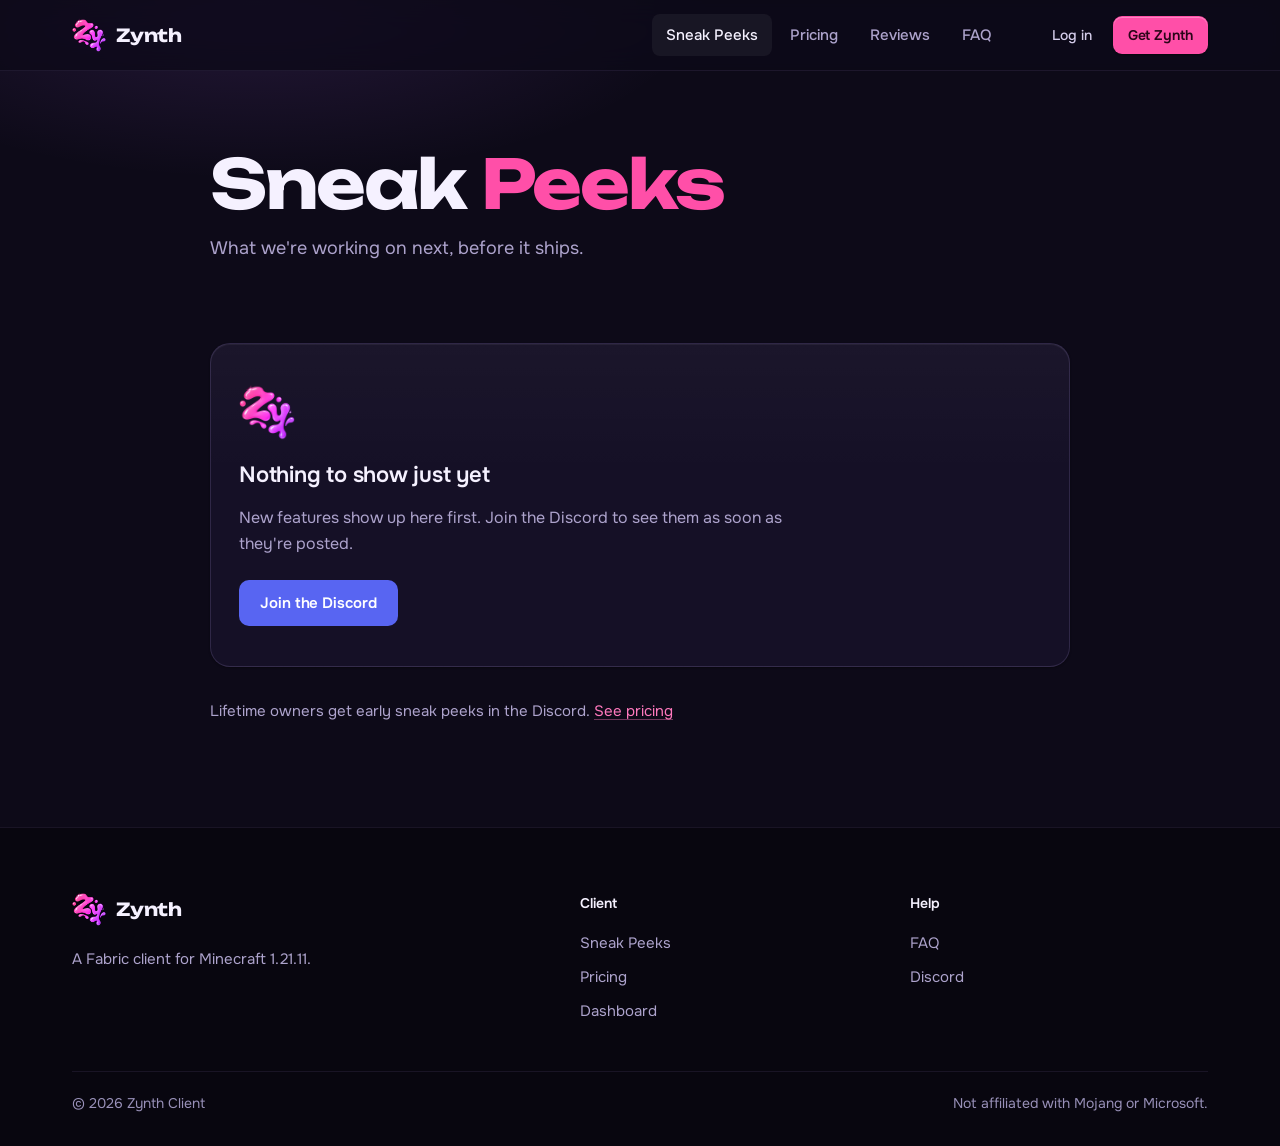
<file: sneak-peeks.html>
<!DOCTYPE html>
<html lang="en">
<head>
<meta charset="UTF-8">
<meta name="viewport" content="width=device-width, initial-scale=1.0, viewport-fit=cover">
<title>Sneak Peeks · Zynth Client</title>
<meta name="description" content="Early looks at what's coming next to Zynth Client.">
<meta name="theme-color" content="#0D0A18">
<script>document.documentElement.classList.add('js');</script>
<link rel="icon" type="image/png" sizes="32x32" href="assets/favicon-32.png">
<link rel="apple-touch-icon" href="assets/apple-touch-icon.png">
<link rel="preconnect" href="https://fonts.googleapis.com">
<link rel="preconnect" href="https://fonts.gstatic.com" crossorigin>
<link rel="stylesheet" href="https://fonts.googleapis.com/css2?family=Unbounded:wght@600;700&family=Onest:wght@400;500;600&family=JetBrains+Mono:wght@400;500&display=swap">
<link rel="stylesheet" href="base.css">
<link rel="stylesheet" href="zynth.css">

<style>
  .page-head { position: relative; padding: 150px 0 56px; overflow: hidden; }
  .page-head::before { content: ""; position: absolute; inset: 0; pointer-events: none; background: radial-gradient(50% 80% at 20% 0%, rgba(182,107,255,.14), transparent 70%); }
  .page-head .wrap { position: relative; max-width: 924px; }
  .page-head h1 { font-size: clamp(40px, 5.6vw, 68px); line-height: 1; margin-bottom: 16px; }

  .feed { list-style: none; margin: 0 auto; padding: 24px 0 0; display: grid; gap: 24px; max-width: 860px; }
  .peek-body { padding: 24px; }
  .peek h2 { font-family: var(--display); letter-spacing: -.03em; font-size: 22px; line-height: 1.25; margin-bottom: 10px; }
  .peek p { color: var(--fg-2); max-width: 68ch; white-space: pre-line; overflow-wrap: anywhere; }
  .peek-date { font: 500 14px/1 var(--font); color: var(--fg-3); }
  .peek-media { margin-top: 20px; aspect-ratio: 16 / 9; background: var(--bg-sunk); border: 1px solid var(--line-2); border-radius: var(--r); overflow: hidden; }
  .peek-media img, .peek-media video { width: 100%; height: 100%; object-fit: cover; }

  /* Loading placeholder, replaced as soon as the API answers */
  .sk { display: block; border-radius: 6px; background: var(--surface-3); animation: sk 1.1s ease-in-out infinite alternate; }
  @keyframes sk { from { opacity: .45; } to { opacity: 1; } }

  .empty { max-width: 860px; margin: 24px auto 0; padding: 40px 28px; display: grid; justify-items: start; gap: 12px; }
  .empty img { width: 56px; height: 56px; margin-bottom: 6px; }
  .empty h2 { font-size: 22px; }
  .empty p { color: var(--fg-3); margin-bottom: 12px; max-width: 52ch; }
  .note { max-width: 860px; margin: 0 auto; color: var(--fg-3); font-size: 15px; padding: 32px 0 104px; }
</style>
</head>
<body>

<nav class="top solid">
  <div class="wrap bar">
    <a class="brand" href="index.html" aria-label="Zynth home"><img src="assets/zynth-mark-64.png" alt="" width="34" height="34">Zynth</a>
    <div class="navlinks">
      <a href="sneak-peeks.html" aria-current="page">Sneak Peeks</a>
      <a href="index.html#pricing">Pricing</a>
      <a href="index.html#reviews">Reviews</a>
      <a href="index.html#faq">FAQ</a>
    </div>
    <div class="nav-right">
      <a href="dashboard.html" class="btn btn-quiet btn-sm hide-sm">Log in</a>
      <a href="index.html#pricing" class="btn btn-primary btn-sm">Get Zynth</a>
      <button class="burger" type="button" aria-label="Open menu" aria-expanded="false" aria-controls="mobile-menu">
        <svg class="pi i-open" aria-hidden="true"><use href="assets/icons.svg#i-menu"/></svg>
        <svg class="pi i-close" aria-hidden="true"><use href="assets/icons.svg#i-x"/></svg>
      </button>
    </div>
  </div>
  <div class="mobile-menu" id="mobile-menu">
    <a href="index.html">Home<svg class="pi sm" aria-hidden="true"><use href="assets/icons.svg#i-chev-right"/></svg></a>
    <a href="index.html#pricing">Pricing<svg class="pi sm" aria-hidden="true"><use href="assets/icons.svg#i-chev-right"/></svg></a>
    <a href="index.html#reviews">Reviews<svg class="pi sm" aria-hidden="true"><use href="assets/icons.svg#i-chev-right"/></svg></a>
    <a href="index.html#faq">FAQ<svg class="pi sm" aria-hidden="true"><use href="assets/icons.svg#i-chev-right"/></svg></a>
    <a href="dashboard.html">Log in<svg class="pi sm" aria-hidden="true"><use href="assets/icons.svg#i-chev-right"/></svg></a>
  </div>
</nav>

<main>
  <header class="page-head">
    <div class="wrap">
      <h1>Sneak <span class="accent">Peeks</span></h1>
      <p class="lead">What we're working on next, before it ships.</p>
    </div>
  </header>

  <div class="wrap">
    <ol class="feed" id="feed" aria-busy="true">
      <li class="blk win" aria-hidden="true"><div class="win-title"><span class="sk" style="width:120px;height:14px"></span></div><div class="peek-body"><span class="sk" style="width:55%;height:22px;margin-bottom:14px"></span><span class="sk" style="width:90%;height:14px;margin-bottom:8px"></span><span class="sk" style="width:70%;height:14px"></span></div></li>
    </ol>

    <div class="blk empty" id="empty" hidden>
      <img src="assets/zynth-mark-128.png" alt="" width="56" height="56">
      <h2>Nothing to show just yet</h2>
      <p>New features show up here first. Join the Discord to see them as soon as they're posted.</p>
      <a href="https://discord.com/invite/Xa6BaUTgVs" class="btn btn-discord">Join the Discord</a>
    </div>

    <p class="note">Lifetime owners get early sneak peeks in the Discord. <a class="link" href="index.html#pricing">See pricing</a></p>
  </div>
</main>

<footer class="site">
  <div class="wrap">
    <div class="foot">
      <div>
        <a class="brand" href="index.html"><img src="assets/zynth-mark-64.png" alt="" width="34" height="34">Zynth</a>
        <p>A Fabric client for Minecraft 1.21.11.</p>
      </div>
      <div>
        <h3>Client</h3>
        <ul><li><a href="sneak-peeks.html">Sneak Peeks</a></li><li><a href="index.html#pricing">Pricing</a></li><li><a href="dashboard.html">Dashboard</a></li></ul>
      </div>
      <div>
        <h3>Help</h3>
        <ul><li><a href="index.html#faq">FAQ</a></li><li><a href="https://discord.com/invite/Xa6BaUTgVs">Discord</a></li></ul>
      </div>
    </div>
    <div class="legal">
      <span>© 2026 Zynth Client</span>
      <span>Not affiliated with Mojang or Microsoft.</span>
    </div>
  </div>
</footer>

<script src="zynth.js"></script>
<script>
  // Sneak peeks are posted by Dev accounts from the dashboard and loaded from the API.
  (function () {
    var API_URL = window.ZYNTH_API_URL;
    var feed = document.getElementById('feed');
    var empty = document.getElementById('empty');

    function esc(s) { return String(s || '').replace(/[&<>"']/g, function (c) { return { '&': '&amp;', '<': '&lt;', '>': '&gt;', '"': '&quot;', "'": '&#39;' }[c]; }); }
    function tagClass(t) { t = (t || '').toLowerCase(); return t.indexOf('progress') > -1 ? 'warn' : t.indexOf('soon') > -1 ? 'violet' : t.indexOf('done') > -1 ? 'ok' : 'pink'; }
    function niceDate(d) { var x = new Date(d); return isNaN(x) ? '' : x.toLocaleDateString('en-GB', { day: 'numeric', month: 'long', year: 'numeric' }); }

    function show(peeks) {
      feed.removeAttribute('aria-busy');
      if (!peeks.length) { feed.hidden = true; empty.hidden = false; return; }
      feed.innerHTML = peeks.map(function (p) {
        var isVideo = (p.media_type || '').indexOf('video') === 0;
        var media = !p.media_url ? '' : isVideo
          ? '<div class="peek-media"><video src="' + esc(p.media_url) + '" controls muted playsinline preload="metadata"></video></div>'
          : '<div class="peek-media"><img src="' + esc(p.media_url) + '" alt="" loading="lazy"></div>';
        return '<li class="blk win peek"><div class="win-title">' +
          (p.created_at ? '<time class="peek-date" datetime="' + esc(p.created_at) + '">' + niceDate(p.created_at) + '</time>' : '<span></span>') +
          (p.tag ? '<span class="tag ' + tagClass(p.tag) + '">' + esc(p.tag) + '</span>' : '') +
          '</div><article class="peek-body"><h2>' + esc(p.title) + '</h2>' + (p.text ? '<p>' + esc(p.text) + '</p>' : '') + media + '</article></li>';
      }).join('');
    }

    fetch(API_URL + '/peeks')
      .then(function (r) { return r.json(); })
      .then(function (data) { show(data.peeks || []); })
      .catch(function () { show([]); });
  })();
</script>
</body>
</html>
</file>
<file: base.css>
/* Zynth foundation: tokens, reset, browser surfaces and shared primitives.
   Loaded by every page before its own stylesheet (zynth.css or dashboard.css). */

:root {
  color-scheme: dark;

  /* Night violet, sampled toward the logo's y */
  --bg: #0D0A18;
  --bg-sunk: #08060F;
  --surface: #151026;
  --surface-2: #1C1631;
  --surface-3: #261E40;
  --line: rgba(196, 170, 255, .09);
  --line-2: rgba(196, 170, 255, .15);
  --line-3: rgba(196, 170, 255, .26);

  /* Text */
  --fg: #F5F1FF;
  --fg-2: #D4CCEA;
  --fg-3: #ADA3CC;
  --fg-4: #9890B8;

  /* Brand: ZynthLogo.png, pink Z into violet y */
  --pink: #FF4FA8;
  --pink-hi: #FF78BD;
  --pink-ink: #2A0518;
  --pink-soft: rgba(255, 79, 168, .13);
  --pink-line: rgba(255, 79, 168, .5);
  --violet: #B66BFF;
  --violet-hi: #CF9BFF;
  --violet-soft: rgba(182, 107, 255, .15);

  /* Status */
  --ok: #4ADE8C;
  --ok-soft: rgba(74, 222, 140, .12);
  --warn: #FFC547;
  --warn-soft: rgba(255, 197, 71, .12);
  --err: #FF6B6B;
  --err-soft: rgba(255, 107, 107, .12);
  --discord: #5865F2;
  --discord-hi: #4752C4;

  /* Type */
  --display: "Unbounded", "Onest", system-ui, sans-serif;
  --font: "Onest", ui-sans-serif, system-ui, -apple-system, "Segoe UI", sans-serif;
  --mono: "JetBrains Mono", ui-monospace, Consolas, monospace;

  /* Shape */
  --r-xs: 7px;
  --r-sm: 10px;
  --r: 14px;
  --r-lg: 20px;
  --r-xl: 28px;

  /* Depth: offset + soft blur in near-black, never a coloured halo */
  --shadow-1: 0 1px 2px rgba(0, 0, 0, .35);
  --shadow-2: 0 10px 30px -12px rgba(0, 0, 0, .7);
  --shadow-3: 0 30px 80px -20px rgba(0, 0, 0, .85);

  /* Motion */
  --ease-out: cubic-bezier(.23, 1, .32, 1);
  --ease-in-out: cubic-bezier(.77, 0, .175, 1);
  --ease-drawer: cubic-bezier(.32, .72, 0, 1);
  --t-fast: 120ms;
  --t: 180ms;
  --t-slow: 260ms;
}

*, *::before, *::after { box-sizing: border-box; }
html { -webkit-text-size-adjust: 100%; text-size-adjust: 100%; scroll-padding-top: 92px; }
@media (prefers-reduced-motion: no-preference) { html { scroll-behavior: smooth; } }

body {
  margin: 0;
  background: var(--bg);
  color: var(--fg-2);
  font: 400 16px/1.6 var(--font);
  -webkit-font-smoothing: antialiased;
  -moz-osx-font-smoothing: grayscale;
  -webkit-tap-highlight-color: transparent;
}

h1, h2, h3, h4, h5, p, figure, blockquote, dl, dd { margin: 0; }
h1, h2, h3, h4 { color: var(--fg); font-weight: 600; text-wrap: balance; letter-spacing: -.01em; }
h1, .h1, .h2 { font-family: var(--display); font-weight: 700; letter-spacing: -.035em; }
p { text-wrap: pretty; }
a { color: inherit; text-decoration: none; }
img, svg, video { display: block; max-width: 100%; }
button, input, select, textarea { font: inherit; color: inherit; }
button { -webkit-user-select: none; user-select: none; }
code, kbd, samp { font-family: var(--mono); font-size: .9em; }
[hidden] { display: none !important; }

/* Browser surfaces */
::selection { background: rgba(255, 79, 168, .35); color: #fff; }
input, textarea { caret-color: var(--pink); }
::placeholder { color: var(--fg-4); opacity: 1; }
:focus { outline: none; }
:focus-visible { outline: 2px solid var(--pink); outline-offset: 3px; border-radius: 6px; }
html { scrollbar-color: var(--surface-3) var(--bg); scrollbar-width: thin; }
::-webkit-scrollbar { width: 10px; height: 10px; }
::-webkit-scrollbar-track { background: transparent; }
::-webkit-scrollbar-thumb { background: var(--surface-3); border: 3px solid var(--bg); border-radius: 99px; }

/* ── Shared primitives ───────────────────────────────────────── */

/* A card: one hairline border and a faint lit top edge */
.blk {
  background: linear-gradient(180deg, rgba(255, 255, 255, .025), transparent 40%), var(--surface);
  border: 1px solid var(--line-2);
  border-radius: var(--r-lg);
  box-shadow: inset 0 1px 0 rgba(255, 255, 255, .05), var(--shadow-1);
}

/* Icons from assets/icons.svg */
/* .i is the inline-SVG variant used in page markup (viewBox drawn in place) */
.i { width: 16px; height: 16px; flex-shrink: 0; fill: none; stroke: currentColor; stroke-width: 1.75; stroke-linecap: round; stroke-linejoin: round; }
.pi { width: 20px; height: 20px; flex-shrink: 0; fill: none; stroke: currentColor; stroke-width: 1.75; stroke-linecap: round; stroke-linejoin: round; }
.pi.sm { width: 16px; height: 16px; }
.pi.xs { width: 13px; height: 13px; stroke-width: 2.2; }

/* Progress bar */
.xp { position: relative; height: 6px; border-radius: 99px; background: var(--surface-3); overflow: hidden; }
.xp > i { position: absolute; inset: 0 auto 0 0; border-radius: inherit; background: linear-gradient(90deg, var(--pink), var(--violet)); }

.num, .tnum { font-variant-numeric: tabular-nums; }
.mono { font-family: var(--mono); }
.sr-only { position: absolute; width: 1px; height: 1px; padding: 0; margin: -1px; overflow: hidden; clip: rect(0 0 0 0); white-space: nowrap; border: 0; }

@media (prefers-reduced-motion: reduce) {
  *, *::before, *::after {
    animation-duration: 1ms !important; animation-iteration-count: 1 !important; animation-delay: 0ms !important;
    transition-duration: 1ms !important; scroll-behavior: auto !important;
  }
}
</file>
<file: zynth.css>
/* Website components: index, sneak peeks, checkout. Tokens and primitives live in base.css. */

.wrap { width: 100%; max-width: 1200px; margin: 0 auto; padding-inline: 32px; }
@media (max-width: 720px) { .wrap { padding-inline: 20px; } }
@media (max-width: 380px) { .wrap { padding-inline: 16px; } }

.accent { color: var(--pink); }

/* ---------- Buttons ---------- */
.btn {
  position: relative; display: inline-flex; align-items: center; justify-content: center; gap: 8px;
  height: 46px; padding: 0 20px; border-radius: var(--r-sm); border: 1px solid transparent; cursor: pointer; white-space: nowrap;
  font: 600 15px/1 var(--font); letter-spacing: -.005em;
  transition: background-color var(--t-fast) ease, border-color var(--t-fast) ease, color var(--t-fast) ease, transform var(--t-fast) var(--ease-out);
}
.btn:active:not(:disabled) { transform: scale(.97); }
.btn:disabled, .btn[aria-disabled="true"] { opacity: .5; cursor: not-allowed; }
.btn .pi { width: 17px; height: 17px; stroke-width: 2; transition: transform var(--t) var(--ease-out); }
.btn-primary { background: var(--pink); color: var(--pink-ink); box-shadow: inset 0 1px 0 rgba(255,255,255,.3), 0 1px 2px rgba(0,0,0,.4); }
.btn-secondary { background: var(--surface-3); border-color: var(--line-2); color: var(--fg); }
.btn-quiet { background: transparent; color: var(--fg-2); font-weight: 500; }
.btn-discord { background: var(--discord); color: #fff; }
@media (hover: hover) {
  .btn-primary:hover:not(:disabled) { background: var(--pink-hi); }
  .btn-primary:hover .pi { transform: translateX(3px); }
  .btn-secondary:hover:not(:disabled) { background: #30274F; border-color: var(--line-3); }
  .btn-quiet:hover { color: var(--fg); background: rgba(255,255,255,.05); }
  .btn-discord:hover { background: var(--discord-hi); }
}
.btn-sm { height: 38px; padding: 0 14px; font-size: 14px; border-radius: 9px; }
.btn-lg { height: 54px; padding: 0 26px; font-size: 16px; border-radius: 12px; }
.btn-block { width: 100%; }

.link { color: var(--pink-hi); text-decoration: underline; text-decoration-color: rgba(255,120,189,.4); text-underline-offset: 3px; transition: text-decoration-color var(--t-fast) ease; }
.link:hover { text-decoration-color: currentColor; }

/* ---------- Nav ---------- */
nav.top { position: fixed; inset: 0 0 auto; z-index: 50; padding-top: env(safe-area-inset-top, 0px); border-bottom: 1px solid transparent; transition: background-color var(--t) ease, border-color var(--t) ease; }
nav.top.scrolled, nav.top.solid { background: rgba(13, 10, 24, .82); -webkit-backdrop-filter: saturate(150%) blur(14px); backdrop-filter: saturate(150%) blur(14px); border-color: var(--line); }
nav.top.menu-open { background: var(--bg); border-color: var(--line); }
nav.top .bar { height: 70px; display: flex; align-items: center; gap: 24px; }
.brand { display: inline-flex; align-items: center; gap: 10px; font: 700 18px/1 var(--display); letter-spacing: -.03em; color: var(--fg); margin-right: auto; border-radius: 8px; }
.brand img { width: 34px; height: 34px; }
.navlinks { display: flex; gap: 4px; }
.navlinks a { padding: 9px 14px; border-radius: 8px; font-size: 15px; font-weight: 500; color: var(--fg-3); transition: color var(--t-fast) ease, background-color var(--t-fast) ease; }
.navlinks a:hover { color: var(--fg); background: rgba(255,255,255,.04); }
.navlinks a[aria-current="page"] { color: var(--fg); background: rgba(255,255,255,.05); }
.nav-right { display: flex; align-items: center; gap: 6px; margin-left: 8px; }
.burger { display: none; width: 42px; height: 42px; align-items: center; justify-content: center; border-radius: var(--r-sm); border: 1px solid var(--line-2); background: var(--surface-2); color: var(--fg); cursor: pointer; transition: transform var(--t-fast) var(--ease-out); }
.burger:active { transform: scale(.95); }
.burger .i-close { display: none; }
.burger[aria-expanded="true"] .i-open { display: none; }
.burger[aria-expanded="true"] .i-close { display: block; }
.mobile-menu { display: none; }
@media (max-width: 880px) {
  .navlinks, .nav-right .hide-sm { display: none; }
  .burger { display: inline-flex; }
  .mobile-menu { display: grid; padding: 4px 20px 20px; border-top: 1px solid var(--line);
    transition: opacity var(--t) var(--ease-out), transform var(--t) var(--ease-out), visibility 0s linear var(--t); }
  .mobile-menu:not(.open) { opacity: 0; transform: translateY(-6px); visibility: hidden; position: absolute; left: 0; right: 0; pointer-events: none; }
  .mobile-menu.open { transition-delay: 0s; }
  .mobile-menu a { display: flex; align-items: center; justify-content: space-between; padding: 16px 2px; color: var(--fg); font-size: 17px; font-weight: 500; border-bottom: 1px solid var(--line); }
  .mobile-menu a .pi { color: var(--fg-4); }
  .mobile-menu a:last-child { border-bottom: 0; }
}

/* ---------- Sections ---------- */
section { position: relative; scroll-margin-top: 76px; }
.section { padding: 120px 0; }
@media (max-width: 720px) { .section { padding: 80px 0; } }

.h2 { font-size: clamp(30px, 3.8vw, 46px); line-height: 1.08; color: var(--fg); }
.lead { color: var(--fg-3); font-size: 18px; line-height: 1.6; max-width: 50ch; }
.sec-head { display: grid; gap: 16px; margin-bottom: 52px; max-width: 680px; }
.sec-head.center { margin-inline: auto; text-align: center; justify-items: center; }
@media (max-width: 720px) { .sec-head { margin-bottom: 36px; } .lead { font-size: 17px; } }

/* Card header row */
.win { padding: 0; overflow: hidden; }
.win-title { display: flex; align-items: center; justify-content: space-between; gap: 12px; padding: 14px 22px; border-bottom: 1px solid var(--line); font-size: 14px; font-weight: 500; color: var(--fg-3); }

/* Icon tile */
.slot { width: 48px; height: 48px; display: grid; place-items: center; flex-shrink: 0; border-radius: var(--r); color: var(--pink-hi);
  background: linear-gradient(180deg, rgba(255,79,168,.16), rgba(182,107,255,.10)); border: 1px solid rgba(255,79,168,.22); }
.slot .pi { width: 22px; height: 22px; }

kbd { display: inline-block; font: 500 12.5px/1 var(--mono); padding: 4px 7px; border-radius: 6px; color: var(--fg); background: var(--surface-3); border: 1px solid var(--line-2); box-shadow: 0 2px 0 rgba(0,0,0,.35); }

.tag { display: inline-flex; align-items: center; gap: 6px; height: 26px; padding: 0 11px; border-radius: 99px; font-size: 13px; font-weight: 500; color: var(--fg-2); background: var(--surface-2); border: 1px solid var(--line-2); white-space: nowrap; }
.tag .pi { width: 14px; height: 14px; color: var(--pink-hi); stroke-width: 2; }
.tag.pink { color: var(--pink-ink); background: var(--pink); border-color: transparent; font-weight: 600; }
.tag.violet { color: var(--violet-hi); background: var(--violet-soft); border-color: transparent; }
.tag.warn { color: var(--warn); background: var(--warn-soft); border-color: transparent; }
.tag.ok { color: var(--ok); background: var(--ok-soft); border-color: transparent; }

/* ---------- Footer ---------- */
footer.site { border-top: 1px solid var(--line); background: var(--bg-sunk); padding: 64px 0 calc(32px + env(safe-area-inset-bottom, 0px)); color: var(--fg-3); font-size: 15px; }
.foot { display: grid; grid-template-columns: 1.6fr 1fr 1fr; gap: 32px; }
.foot p { margin-top: 14px; max-width: 30ch; }
.foot h3 { font-size: 14px; font-weight: 600; color: var(--fg); margin-bottom: 16px; }
.foot ul { list-style: none; margin: 0; padding: 0; display: grid; gap: 10px; }
.foot a { transition: color var(--t-fast) ease; }
.foot a:hover { color: var(--fg); }
.legal { margin-top: 48px; padding-top: 20px; border-top: 1px solid var(--line); display: flex; justify-content: space-between; flex-wrap: wrap; gap: 8px 24px; font-size: 14px; color: var(--fg-4); }
@media (max-width: 640px) { .foot { grid-template-columns: 1fr 1fr; } .foot > div:first-child { grid-column: 1 / -1; } }
</file>
